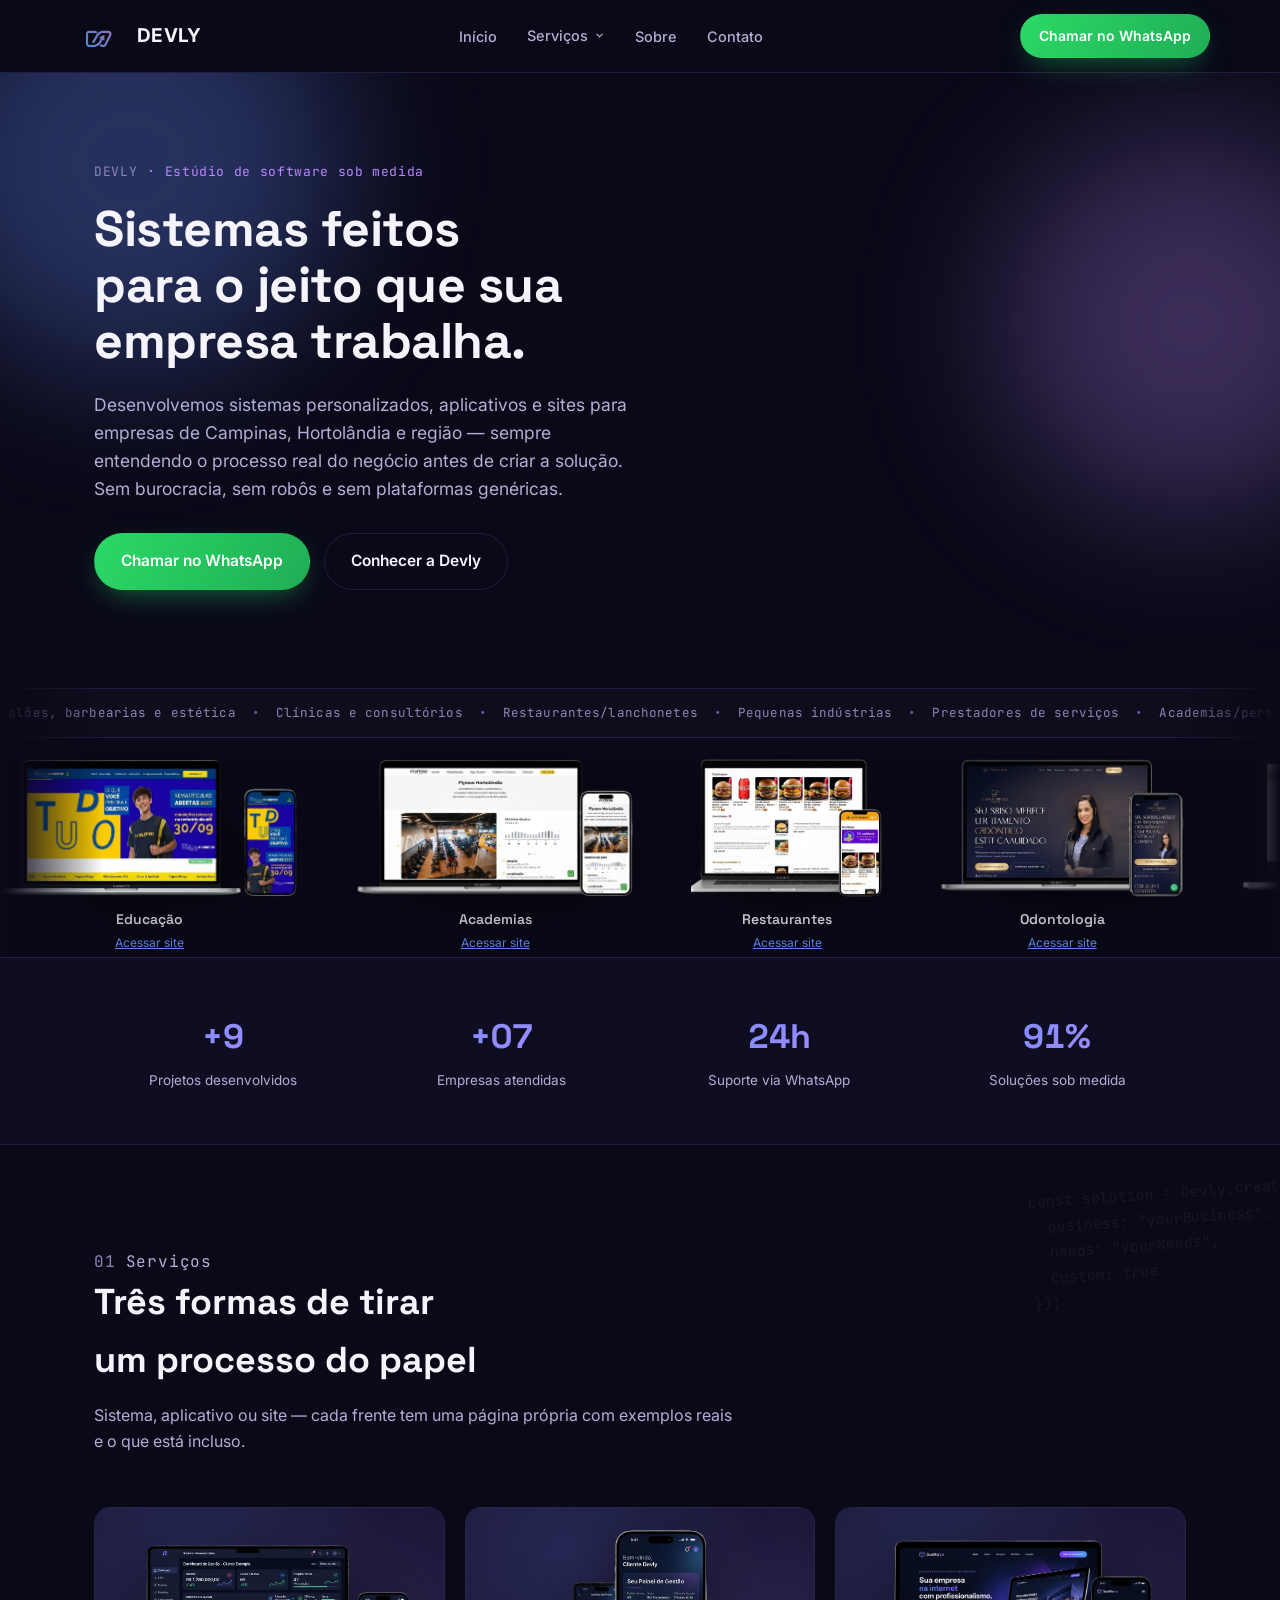
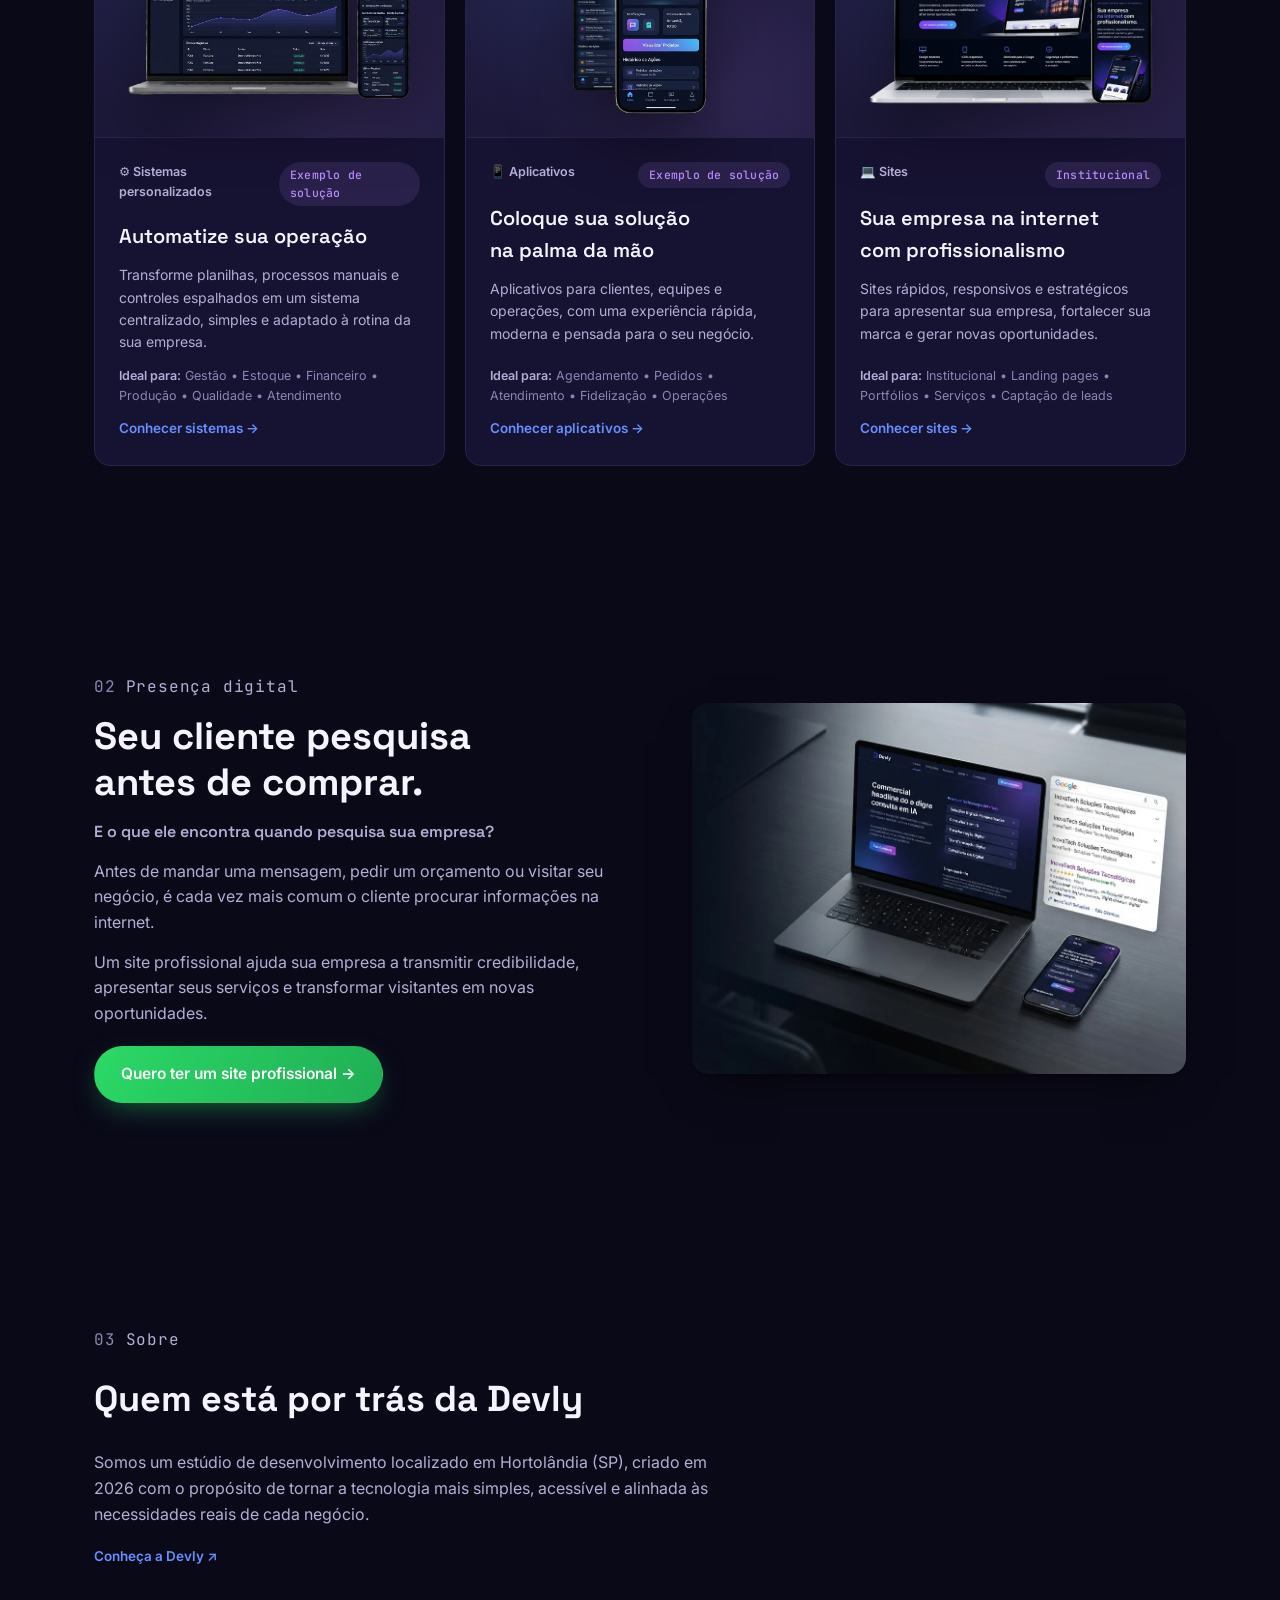
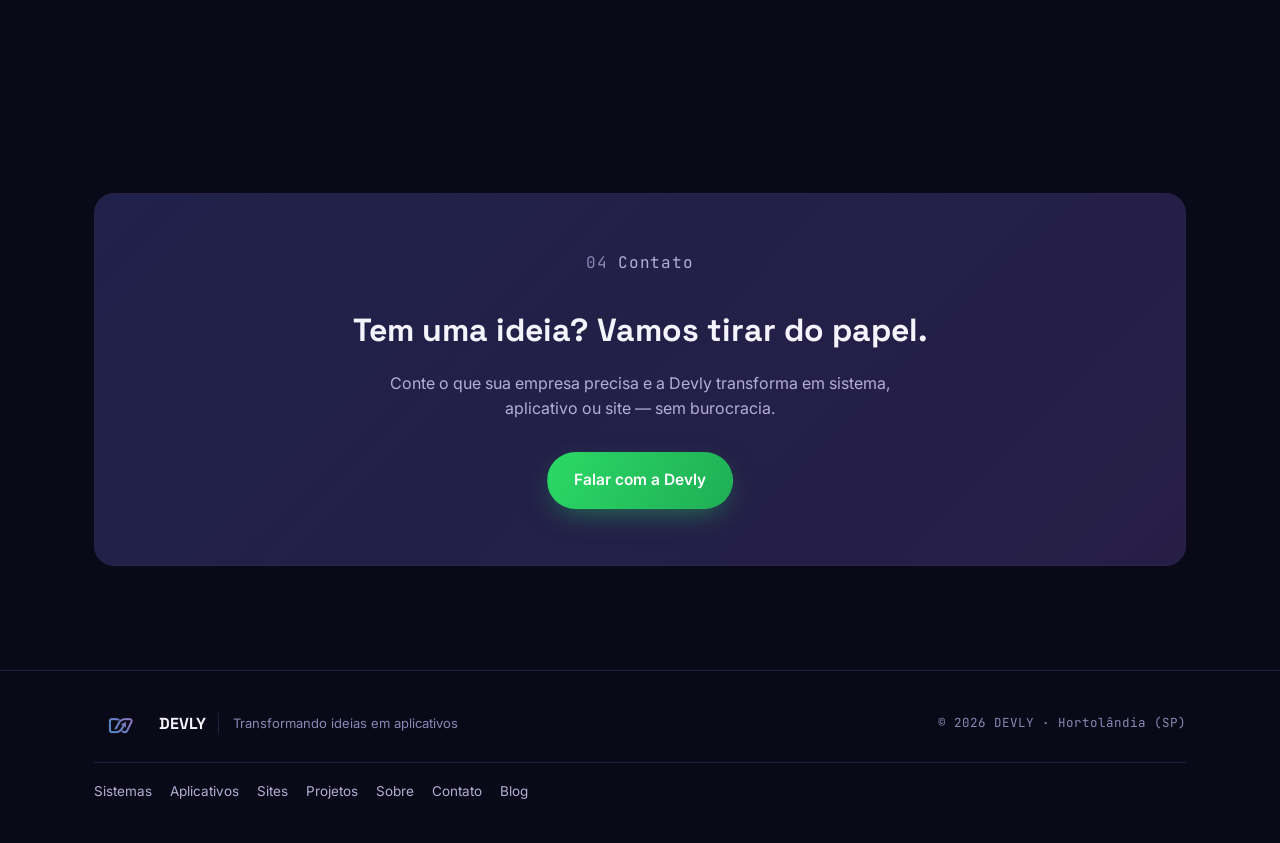
<file: index.html>
<!doctype html>
<html lang="pt-BR">
<head>
<meta charset="utf-8">
<meta name="viewport" content="width=device-width,initial-scale=1">
<title>Devly | Sistemas, Aplicativos e Sites sob Medida</title>
<meta name="description" content="Sistemas, aplicativos e sites personalizados para empresas de Campinas, Hortolândia e região. A Devly entende seu processo antes de criar a solução.">
<link rel="canonical" href="https://devly.com.br/">
<meta property="og:type" content="website">
<meta property="og:site_name" content="DEVLY">
<meta property="og:title" content="Devly | Sistemas, Aplicativos e Sites sob Medida">
<meta property="og:description" content="Sistemas, aplicativos e sites personalizados para empresas de Campinas, Hortolândia e região. A Devly entende seu processo antes de criar a solução.">
<meta property="og:url" content="https://devly.com.br/">
<meta property="og:locale" content="pt_BR">
<meta name="theme-color" content="#0A0918">
<link rel="icon" href="/icon.webp" type="image/webp">
<link rel="preconnect" href="https://fonts.googleapis.com">
<link rel="preconnect" href="https://fonts.gstatic.com" crossorigin>
<link href="https://fonts.googleapis.com/css2?family=Space+Grotesk:wght@500;600;700&family=Inter:wght@400;500;600;700&family=JetBrains+Mono:wght@400;500;600&display=swap" rel="stylesheet">
<link rel="stylesheet" href="/style.css">
<script type="application/ld+json">{"@context": "https://schema.org", "@type": "ProfessionalService", "name": "Devly", "url": "https://devly.com.br/", "logo": "https://devly.com.br/icon.webp", "image": "https://devly.com.br/icon.webp", "description": "Estúdio de desenvolvimento de sistemas, aplicativos e sites sob medida para pequenas e médias empresas.", "areaServed": [{"@type": "City", "name": "Campinas"}, {"@type": "City", "name": "Hortolândia"}, {"@type": "City", "name": "Monte Mor"}], "address": {"@type": "PostalAddress", "addressLocality": "Hortolândia", "addressRegion": "SP", "addressCountry": "BR"}, "sameAs": []}</script>
</head>
<body>
<header class="nav">
  <div class="wrap nav-row">
    <a class="brand-lockup" href="/">
      <img src="/icon.webp" width="26" height="26" alt="Símbolo DEVLY" />
      <span>DEVLY</span>
    </a>
    <nav class="links" id="navLinks">
      <a href="/" aria-current="page">Início</a>
      <div class="nav-dropdown">
        <button type="button" class="nav-dropdown-btn" aria-haspopup="true" aria-expanded="false">
          Serviços
          <svg viewBox="0 0 24 24" fill="none" stroke="currentColor" stroke-width="2.4" stroke-linecap="round" stroke-linejoin="round" aria-hidden="true"><path d="M6 9l6 6 6-6"/></svg>
        </button>
        <div class="nav-dropdown-menu">
          <a href="/desenvolvimento-de-sistemas.html">Sistemas</a>
          <a href="/desenvolvimento-de-aplicativos.html">Aplicativos</a>
          <a href="/desenvolvimento-de-sites.html">Sites</a>
          <a href="/projetos.html">Projetos</a>
        </div>
      </div>
      <a href="/sobre.html">Sobre</a>
      <a href="/contato.html">Contato</a>
    </nav>
    <div class="nav-actions">
      <a class="btn btn-primary" style="padding:10px 18px; font-size:14px;" href="https://wa.me/5519981862800?text=Ol%C3%A1%2C%20vim%20pelo%20site%20da%20DEVLY" target="_blank" rel="noopener">Chamar no WhatsApp</a>
      <button class="menu-btn" id="menuBtn" aria-label="Abrir menu" aria-expanded="false" aria-controls="navLinks">
        <svg width="22" height="22" viewBox="0 0 24 24" fill="none" stroke="currentColor" stroke-width="2" stroke-linecap="round"><path d="M4 6h16M4 12h16M4 18h16"/></svg>
      </button>
    </div>
  </div>
</header>

<section class="hero">
  <div class="glow glow-a" aria-hidden="true"></div>
  <div class="glow glow-b" aria-hidden="true"></div>
  <div class="wrap hero-inner">
    <div>
      <p class="eyebrow reveal"><span class="num">DEVLY</span> · Estúdio de software sob medida</p>
      <h1 class="reveal">Sistemas feitos para o jeito que sua empresa trabalha.</h1>
      <p class="lead reveal">Desenvolvemos sistemas personalizados, aplicativos e sites para empresas de Campinas, Hortolândia e região — sempre entendendo o processo real do negócio antes de criar a solução. Sem burocracia, sem robôs e sem plataformas genéricas.</p>
      <div class="hero-ctas reveal">
        <a class="btn btn-primary" href="https://wa.me/5519981862800?text=Ol%C3%A1%2C%20vim%20pelo%20site%20da%20DEVLY" target="_blank" rel="noopener">Chamar no WhatsApp</a>
        <a class="btn btn-ghost" href="/sobre.html">Conhecer a Devly</a>
      </div>
    </div>
    <div class="device-mockup reveal">
      <div class="hero-slideshow" aria-label="Notebook e celular exibindo sites desenvolvidos pela Devly para diferentes segmentos">
        <img src="/modelo-colegio.webp" alt="" style="animation-delay:0s" />
        <img src="/modelo-academia.webp" alt="" style="animation-delay:-5s" />
        <img src="/modelo-lanchonete.webp" alt="" style="animation-delay:-10s" />
        <img src="/modelo-dentista.webp" alt="" style="animation-delay:-15s" />
        <img src="/modelo-beleza.webp" alt="" style="animation-delay:-20s" />
        <img src="/modelo-saude.webp" alt="" style="animation-delay:-25s" />
      </div>
    </div>
  </div>
</section>
<div class="niches-marquee" aria-label="Segmentos atendidos pela Devly">
  <div class="niches-track" aria-hidden="true">
    <span>Salões, barbearias e estética</span><span class="dot">•</span>
    <span>Clínicas e consultórios</span><span class="dot">•</span>
    <span>Restaurantes/lanchonetes</span><span class="dot">•</span>
    <span>Pequenas indústrias</span><span class="dot">•</span>
    <span>Prestadores de serviços</span><span class="dot">•</span>
    <span>Academias/personal trainers</span><span class="dot">•</span>
    <span>Transportadoras/frotistas</span><span class="dot">•</span>
    <span>Comércio local</span><span class="dot">•</span>
    <span>Imobiliárias/corretores</span><span class="dot">•</span>
    <span>Escolas/cursos</span><span class="dot">•</span>
    <span>Eventos/festas</span><span class="dot">•</span>
    <span>Profissionais autônomos</span><span class="dot">•</span>
    <span>Salões, barbearias e estética</span><span class="dot">•</span>
    <span>Clínicas e consultórios</span><span class="dot">•</span>
    <span>Restaurantes/lanchonetes</span><span class="dot">•</span>
    <span>Pequenas indústrias</span><span class="dot">•</span>
    <span>Prestadores de serviços</span><span class="dot">•</span>
    <span>Academias/personal trainers</span><span class="dot">•</span>
    <span>Transportadoras/frotistas</span><span class="dot">•</span>
    <span>Comércio local</span><span class="dot">•</span>
    <span>Imobiliárias/corretores</span><span class="dot">•</span>
    <span>Escolas/cursos</span><span class="dot">•</span>
    <span>Eventos/festas</span><span class="dot">•</span>
    <span>Profissionais autônomos</span><span class="dot">•</span>
  </div>
</div>
<section id="modelos-segmento" style="padding-top:8px; padding-bottom:0;">
  <div class="mockups-marquee" aria-label="Modelos de sites por segmento">
    <div class="mockups-track">
      <a class="mockup-item" href="https://objetivohortolandia.com.br/" target="_blank" rel="noopener">
        <img src="/modelo-colegio.webp" loading="lazy" alt="Modelo de site para colégio" />
        <span class="mockup-cap"><b>Educação</b><small>Acessar site</small></span>
      </a>
      <a class="mockup-item" href="https://www.flynowacademia.com.br/unidade-hortolandia/?gad_source=1&gad_campaignid=21641230291&gbraid=0AAAAAqq-jClFGWknZvOn9FikvK84_BbcL&gclid=Cj0KCQjw8JPVBhD-ARIsAO691sE6hKq6vTyR2ACSSQhS0C6FDhtoHByZTk1HCapgmlMs6Lqr_vEZwp0aAsGsEALw_wcB" target="_blank" rel="noopener">
        <img src="/modelo-academia.webp" loading="lazy" alt="Modelo de site para academia" />
        <span class="mockup-cap"><b>Academias</b><small>Acessar site</small></span>
      </a>
      <a class="mockup-item" href="https://pedido.anota.ai/loja/GrelhaBurger?from=site&referer=https://www.google.com/" target="_blank" rel="noopener">
        <img src="/modelo-lanchonete.webp" loading="lazy" alt="Modelo de site para lanchonete" />
        <span class="mockup-cap"><b>Restaurantes</b><small>Acessar site</small></span>
      </a>
      <a class="mockup-item" href="#">
        <img src="/modelo-dentista.webp" loading="lazy" alt="Modelo de site para dentista" />
        <span class="mockup-cap"><b>Odontologia</b><small>Acessar site</small></span>
      </a>
      <a class="mockup-item" href="https://felpsworks.github.io/priscila-site/" target="_blank" rel="noopener">
        <img src="/modelo-beleza.webp" loading="lazy" alt="Modelo de site para profissionais da beleza" />
        <span class="mockup-cap"><b>Beleza e estética</b><small>Acessar site</small></span>
      </a>
      <a class="mockup-item" href="#">
        <img src="/modelo-saude.webp" loading="lazy" alt="Modelo de site para área da saúde" />
        <span class="mockup-cap"><b>Saúde</b><small>Acessar site</small></span>
      </a>
      <div class="mockups-dup" aria-hidden="true">
        <a class="mockup-item" href="https://objetivohortolandia.com.br/" target="_blank" rel="noopener" tabindex="-1">
          <img src="/modelo-colegio.webp" loading="lazy" alt="" />
          <span class="mockup-cap"><b>Educação</b><small>Acessar site</small></span>
        </a>
        <a class="mockup-item" href="https://www.flynowacademia.com.br/unidade-hortolandia/?gad_source=1&gad_campaignid=21641230291&gbraid=0AAAAAqq-jClFGWknZvOn9FikvK84_BbcL&gclid=Cj0KCQjw8JPVBhD-ARIsAO691sE6hKq6vTyR2ACSSQhS0C6FDhtoHByZTk1HCapgmlMs6Lqr_vEZwp0aAsGsEALw_wcB" target="_blank" rel="noopener" tabindex="-1">
          <img src="/modelo-academia.webp" loading="lazy" alt="" />
          <span class="mockup-cap"><b>Academias</b><small>Acessar site</small></span>
        </a>
        <a class="mockup-item" href="https://pedido.anota.ai/loja/GrelhaBurger?from=site&referer=https://www.google.com/" target="_blank" rel="noopener" tabindex="-1">
          <img src="/modelo-lanchonete.webp" loading="lazy" alt="" />
          <span class="mockup-cap"><b>Restaurantes</b><small>Acessar site</small></span>
        </a>
        <a class="mockup-item" href="#" tabindex="-1">
          <img src="/modelo-dentista.webp" loading="lazy" alt="" />
          <span class="mockup-cap"><b>Odontologia</b><small>Acessar site</small></span>
        </a>
        <a class="mockup-item" href="https://felpsworks.github.io/priscila-site/" target="_blank" rel="noopener" tabindex="-1">
          <img src="/modelo-beleza.webp" loading="lazy" alt="" />
          <span class="mockup-cap"><b>Beleza e estética</b><small>Acessar site</small></span>
        </a>
        <a class="mockup-item" href="#" tabindex="-1">
          <img src="/modelo-saude.webp" loading="lazy" alt="" />
          <span class="mockup-cap"><b>Saúde</b><small>Acessar site</small></span>
        </a>
      </div>
    </div>
  </div>
</section>

<section class="stats-band" aria-label="Credibilidade">
  <div class="wrap stats-grid">
    <div class="stat"><span class="stat-num" data-count-to="10" data-prefix="+">+10</span><span class="stat-label">Projetos desenvolvidos</span></div>
    <div class="stat"><span class="stat-num" data-count-to="8" data-prefix="+" data-pad="2">+08</span><span class="stat-label">Empresas atendidas</span></div>
    <div class="stat"><span class="stat-num">24h</span><span class="stat-label">Suporte via WhatsApp</span></div>
    <div class="stat"><span class="stat-num" data-count-to="100" data-suffix="%">100%</span><span class="stat-label">Soluções sob medida</span></div>
  </div>
</section>
<section id="servicos">
  <pre class="code-texture" aria-hidden="true">const solution = Devly.create({
  business: "yourBusiness",
  needs: "yourNeeds",
  custom: true
});</pre>
  <div class="wrap">
    <div class="sec-head">
      <p class="eyebrow"><span class="num">01</span> Serviços</p>
      <h2>Três formas de tirar um processo do papel</h2>
      <p>Sistema, aplicativo ou site — cada frente tem uma página própria com exemplos reais e o que está incluso.</p>
    </div>
    <div class="sol-grid">
      <article class="sol-card spotlight">
        <div class="sol-visual"><img class="device-thumb" src="/svc-sistema-mockup.webp" width="1011" height="561" alt="Notebook e celular exibindo um dashboard de sistema personalizado" /></div>
        <div class="sol-body">
          <div class="sol-top"><span class="sol-kicker">⚙️ Sistemas personalizados</span><span class="pill pill-purple">Exemplo de solução</span></div>
          <h3>Automatize sua operação</h3>
          <p class="desc">Transforme planilhas, processos manuais e controles espalhados em um sistema centralizado, simples e adaptado à rotina da sua empresa.</p>
          <p class="sol-ideal"><b>Ideal para:</b> Gestão • Estoque • Financeiro • Produção • Qualidade • Atendimento</p>
          <a class="sol-link" href="/desenvolvimento-de-sistemas.html">Conhecer sistemas →</a>
        </div>
      </article>
      <article class="sol-card spotlight">
        <div class="sol-visual"><img class="device-thumb" src="/svc-app-mockup.webp" width="498" height="668" alt="Celulares exibindo a tela de um aplicativo de gestão" /></div>
        <div class="sol-body">
          <div class="sol-top"><span class="sol-kicker">📱 Aplicativos</span><span class="pill pill-purple">Exemplo de solução</span></div>
          <h3>Coloque sua solução na palma da mão</h3>
          <p class="desc">Aplicativos para clientes, equipes e operações, com uma experiência rápida, moderna e pensada para o seu negócio.</p>
          <p class="sol-ideal"><b>Ideal para:</b> Agendamento • Pedidos • Atendimento • Fidelização • Operações</p>
          <a class="sol-link" href="/desenvolvimento-de-aplicativos.html">Conhecer aplicativos →</a>
        </div>
      </article>
      <article class="sol-card spotlight">
        <div class="sol-visual"><img class="device-thumb" src="/svc-sites-mockup.webp" width="1432" height="829" alt="Notebook e celular exibindo um site institucional moderno" /></div>
        <div class="sol-body">
          <div class="sol-top"><span class="sol-kicker">💻 Sites</span><span class="pill pill-purple">Institucional</span></div>
          <h3>Sua empresa na internet com profissionalismo</h3>
          <p class="desc">Sites rápidos, responsivos e estratégicos para apresentar sua empresa, fortalecer sua marca e gerar novas oportunidades.</p>
          <p class="sol-ideal"><b>Ideal para:</b> Institucional • Landing pages • Portfólios • Serviços • Captação de leads</p>
          <a class="sol-link" href="/desenvolvimento-de-sites.html">Conhecer sites →</a>
        </div>
      </article>
    </div>
  </div>
</section>
<section id="pesquisa-cliente">
  <div class="wrap">
    <div class="research-grid">
      <div class="research-text">
        <p class="eyebrow"><span class="num">02</span> Presença digital</p>
        <h2>Seu cliente pesquisa antes de comprar.</h2>
        <p class="research-question">E o que ele encontra quando pesquisa sua empresa?</p>
        <p>Antes de mandar uma mensagem, pedir um orçamento ou visitar seu negócio, é cada vez mais comum o cliente procurar informações na internet.</p>
        <p>Um site profissional ajuda sua empresa a transmitir credibilidade, apresentar seus serviços e transformar visitantes em novas oportunidades.</p>
        <a class="btn btn-primary" href="/desenvolvimento-de-sites.html">Quero ter um site profissional →</a>
      </div>
      <div class="research-visual">
        <img src="/pesquisa-google-mockup.webp" width="1023" height="768" loading="lazy" alt="Notebook e celular exibindo o site de uma empresa ao lado de resultados de busca no Google" />
      </div>
    </div>
  </div>
</section>
<section id="sobre-teaser">
  <div class="wrap">
    <div class="sobre-text">
      <p class="eyebrow"><span class="num">03</span> Sobre</p>
      <h2 style="font-size:clamp(26px,3.2vw,36px); margin-bottom:22px;">Quem está por trás da Devly</h2>
      <p>Somos um estúdio de desenvolvimento localizado em Hortolândia (SP), criado em 2026 com o propósito de tornar a tecnologia mais simples, acessível e alinhada às necessidades reais de cada negócio.</p>
      <p><a class="sol-link" href="/sobre.html">Conheça a Devly ↗</a></p>
    </div>
  </div>
</section>

<section id="contato">
  <div class="wrap">
    <div class="contact-box">
      <p class="eyebrow" style="justify-content:center;"><span class="num">04</span> Contato</p>
      <h2>Tem uma ideia? Vamos tirar do papel.</h2>
      <p>Conte o que sua empresa precisa e a Devly transforma em sistema, aplicativo ou site — sem burocracia.</p>
      <div class="contact-ctas">
        <a class="btn btn-primary" href="/contato.html">Falar com a Devly</a>
        
      </div>
    </div>
  </div>
</section>

<footer>
  <div class="wrap foot-row">
    <div class="foot-brand">
      <img src="/icon.webp" width="24" height="24" alt="Símbolo DEVLY" />
      <span class="foot-brand-name">DEVLY</span>
      <span class="foot-tag">Transformando ideias em aplicativos</span>
    </div>
    <nav class="foot-links" aria-label="Links do rodapé">
      <a href="/desenvolvimento-de-sistemas.html">Sistemas</a>
      <a href="/desenvolvimento-de-aplicativos.html">Aplicativos</a>
      <a href="/desenvolvimento-de-sites.html">Sites</a>
      <a href="/projetos.html">Projetos</a>
      <a href="/sobre.html">Sobre</a>
      <a href="/contato.html">Contato</a>
      <a href="/blog.html">Blog</a>
    </nav>
    <span class="foot-meta">© 2026 DEVLY · Hortolândia (SP)</span>
  </div>
</footer>
<script src="/main.js" defer></script>
</body>
</html>
</file>
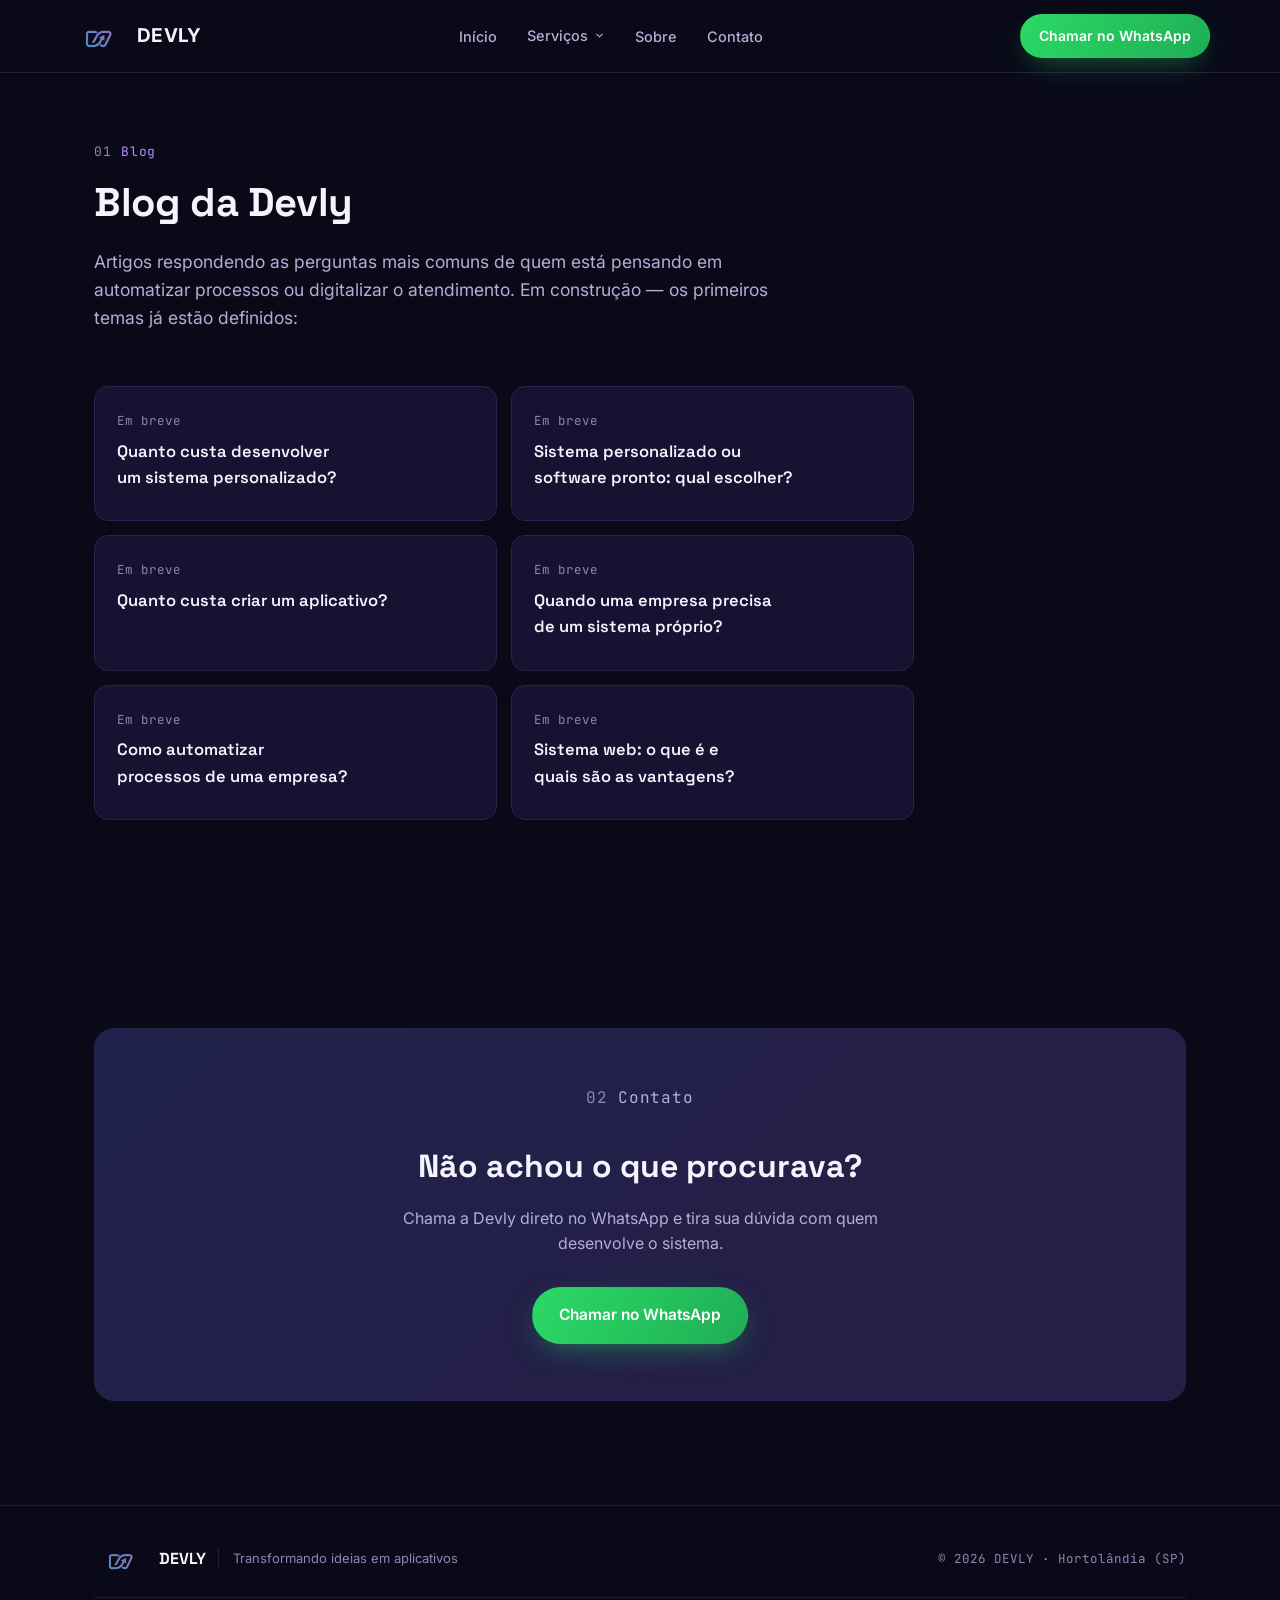
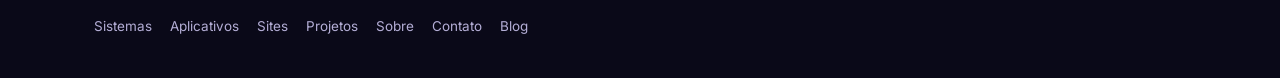
<file: blog.html>
<!doctype html>
<html lang="pt-BR">
<head>
<meta charset="utf-8">
<meta name="viewport" content="width=device-width,initial-scale=1">
<title>Blog | Devly</title>
<meta name="description" content="Artigos sobre desenvolvimento de sistemas, aplicativos e automação de processos para pequenas e médias empresas.">
<link rel="canonical" href="https://devly.com.br/blog.html">
<meta property="og:type" content="website">
<meta property="og:site_name" content="DEVLY">
<meta property="og:title" content="Blog | Devly">
<meta property="og:description" content="Artigos sobre desenvolvimento de sistemas, aplicativos e automação de processos para pequenas e médias empresas.">
<meta property="og:url" content="https://devly.com.br/blog.html">
<meta property="og:locale" content="pt_BR">
<meta name="theme-color" content="#0A0918">
<link rel="icon" href="/icon.webp" type="image/webp">
<link rel="preconnect" href="https://fonts.googleapis.com">
<link rel="preconnect" href="https://fonts.gstatic.com" crossorigin>
<link href="https://fonts.googleapis.com/css2?family=Space+Grotesk:wght@500;600;700&family=Inter:wght@400;500;600;700&family=JetBrains+Mono:wght@400;500;600&display=swap" rel="stylesheet">
<link rel="stylesheet" href="/style.css">
<script type="application/ld+json">{"@context": "https://schema.org", "@type": "Blog", "url": "https://devly.com.br/blog.html", "name": "Blog da Devly"}</script>
</head>
<body>
<header class="nav">
  <div class="wrap nav-row">
    <a class="brand-lockup" href="/">
      <img src="/icon.webp" width="26" height="26" alt="Símbolo DEVLY" />
      <span>DEVLY</span>
    </a>
    <nav class="links" id="navLinks">
      <a href="/">Início</a>
      <div class="nav-dropdown">
        <button type="button" class="nav-dropdown-btn" aria-haspopup="true" aria-expanded="false">
          Serviços
          <svg viewBox="0 0 24 24" fill="none" stroke="currentColor" stroke-width="2.4" stroke-linecap="round" stroke-linejoin="round" aria-hidden="true"><path d="M6 9l6 6 6-6"/></svg>
        </button>
        <div class="nav-dropdown-menu">
          <a href="/desenvolvimento-de-sistemas.html">Sistemas</a>
          <a href="/desenvolvimento-de-aplicativos.html">Aplicativos</a>
          <a href="/desenvolvimento-de-sites.html">Sites</a>
          <a href="/projetos.html">Projetos</a>
        </div>
      </div>
      <a href="/sobre.html">Sobre</a>
      <a href="/contato.html">Contato</a>
    </nav>
    <div class="nav-actions">
      <a class="btn btn-primary" style="padding:10px 18px; font-size:14px;" href="https://wa.me/5519981862800?text=Ol%C3%A1%2C%20vim%20pelo%20site%20da%20DEVLY" target="_blank" rel="noopener">Chamar no WhatsApp</a>
      <button class="menu-btn" id="menuBtn" aria-label="Abrir menu" aria-expanded="false" aria-controls="navLinks">
        <svg width="22" height="22" viewBox="0 0 24 24" fill="none" stroke="currentColor" stroke-width="2" stroke-linecap="round"><path d="M4 6h16M4 12h16M4 18h16"/></svg>
      </button>
    </div>
  </div>
</header>

<section class="hero" style="padding-top:56px; padding-bottom:24px;">
  <div class="wrap">
    <p class="eyebrow reveal"><span class="num">01</span> Blog</p>
    <h1 class="reveal" style="font-size:clamp(28px,3.6vw,40px);">Blog da Devly</h1>
    <p class="lead reveal" style="max-width:62ch;">Artigos respondendo as perguntas mais comuns de quem está pensando em automatizar processos ou digitalizar o atendimento. Em construção — os primeiros temas já estão definidos:</p>
  </div>
</section>
<section style="padding-top:0;">
  <div class="wrap">
    <ul class="blog-topics">
      <li class="svc-item blog-topic"><span class="mono" style="color:var(--text-faint); font-size:12.5px;">Em breve</span><h3 style="font-size:16.5px; margin-top:6px;">Quanto custa desenvolver um sistema personalizado?</h3></li>
      <li class="svc-item blog-topic"><span class="mono" style="color:var(--text-faint); font-size:12.5px;">Em breve</span><h3 style="font-size:16.5px; margin-top:6px;">Sistema personalizado ou software pronto: qual escolher?</h3></li>
      <li class="svc-item blog-topic"><span class="mono" style="color:var(--text-faint); font-size:12.5px;">Em breve</span><h3 style="font-size:16.5px; margin-top:6px;">Quanto custa criar um aplicativo?</h3></li>
      <li class="svc-item blog-topic"><span class="mono" style="color:var(--text-faint); font-size:12.5px;">Em breve</span><h3 style="font-size:16.5px; margin-top:6px;">Quando uma empresa precisa de um sistema próprio?</h3></li>
      <li class="svc-item blog-topic"><span class="mono" style="color:var(--text-faint); font-size:12.5px;">Em breve</span><h3 style="font-size:16.5px; margin-top:6px;">Como automatizar processos de uma empresa?</h3></li>
      <li class="svc-item blog-topic"><span class="mono" style="color:var(--text-faint); font-size:12.5px;">Em breve</span><h3 style="font-size:16.5px; margin-top:6px;">Sistema web: o que é e quais são as vantagens?</h3></li>
    </ul>
  </div>
</section>

<section id="contato">
  <div class="wrap">
    <div class="contact-box">
      <p class="eyebrow" style="justify-content:center;"><span class="num">02</span> Contato</p>
      <h2>Não achou o que procurava?</h2>
      <p>Chama a Devly direto no WhatsApp e tira sua dúvida com quem desenvolve o sistema.</p>
      <div class="contact-ctas">
        <a class="btn btn-primary" href="https://wa.me/5519981862800?text=Ol%C3%A1%2C%20vim%20pelo%20site%20da%20DEVLY" target="_blank" rel="noopener">Chamar no WhatsApp</a>
        
      </div>
    </div>
  </div>
</section>

<footer>
  <div class="wrap foot-row">
    <div class="foot-brand">
      <img src="/icon.webp" width="24" height="24" alt="Símbolo DEVLY" />
      <span class="foot-brand-name">DEVLY</span>
      <span class="foot-tag">Transformando ideias em aplicativos</span>
    </div>
    <nav class="foot-links" aria-label="Links do rodapé">
      <a href="/desenvolvimento-de-sistemas.html">Sistemas</a>
      <a href="/desenvolvimento-de-aplicativos.html">Aplicativos</a>
      <a href="/desenvolvimento-de-sites.html">Sites</a>
      <a href="/projetos.html">Projetos</a>
      <a href="/sobre.html">Sobre</a>
      <a href="/contato.html">Contato</a>
      <a href="/blog.html">Blog</a>
    </nav>
    <span class="foot-meta">© 2026 DEVLY · Hortolândia (SP)</span>
  </div>
</footer>
<script src="/main.js" defer></script>
</body>
</html>
</file>
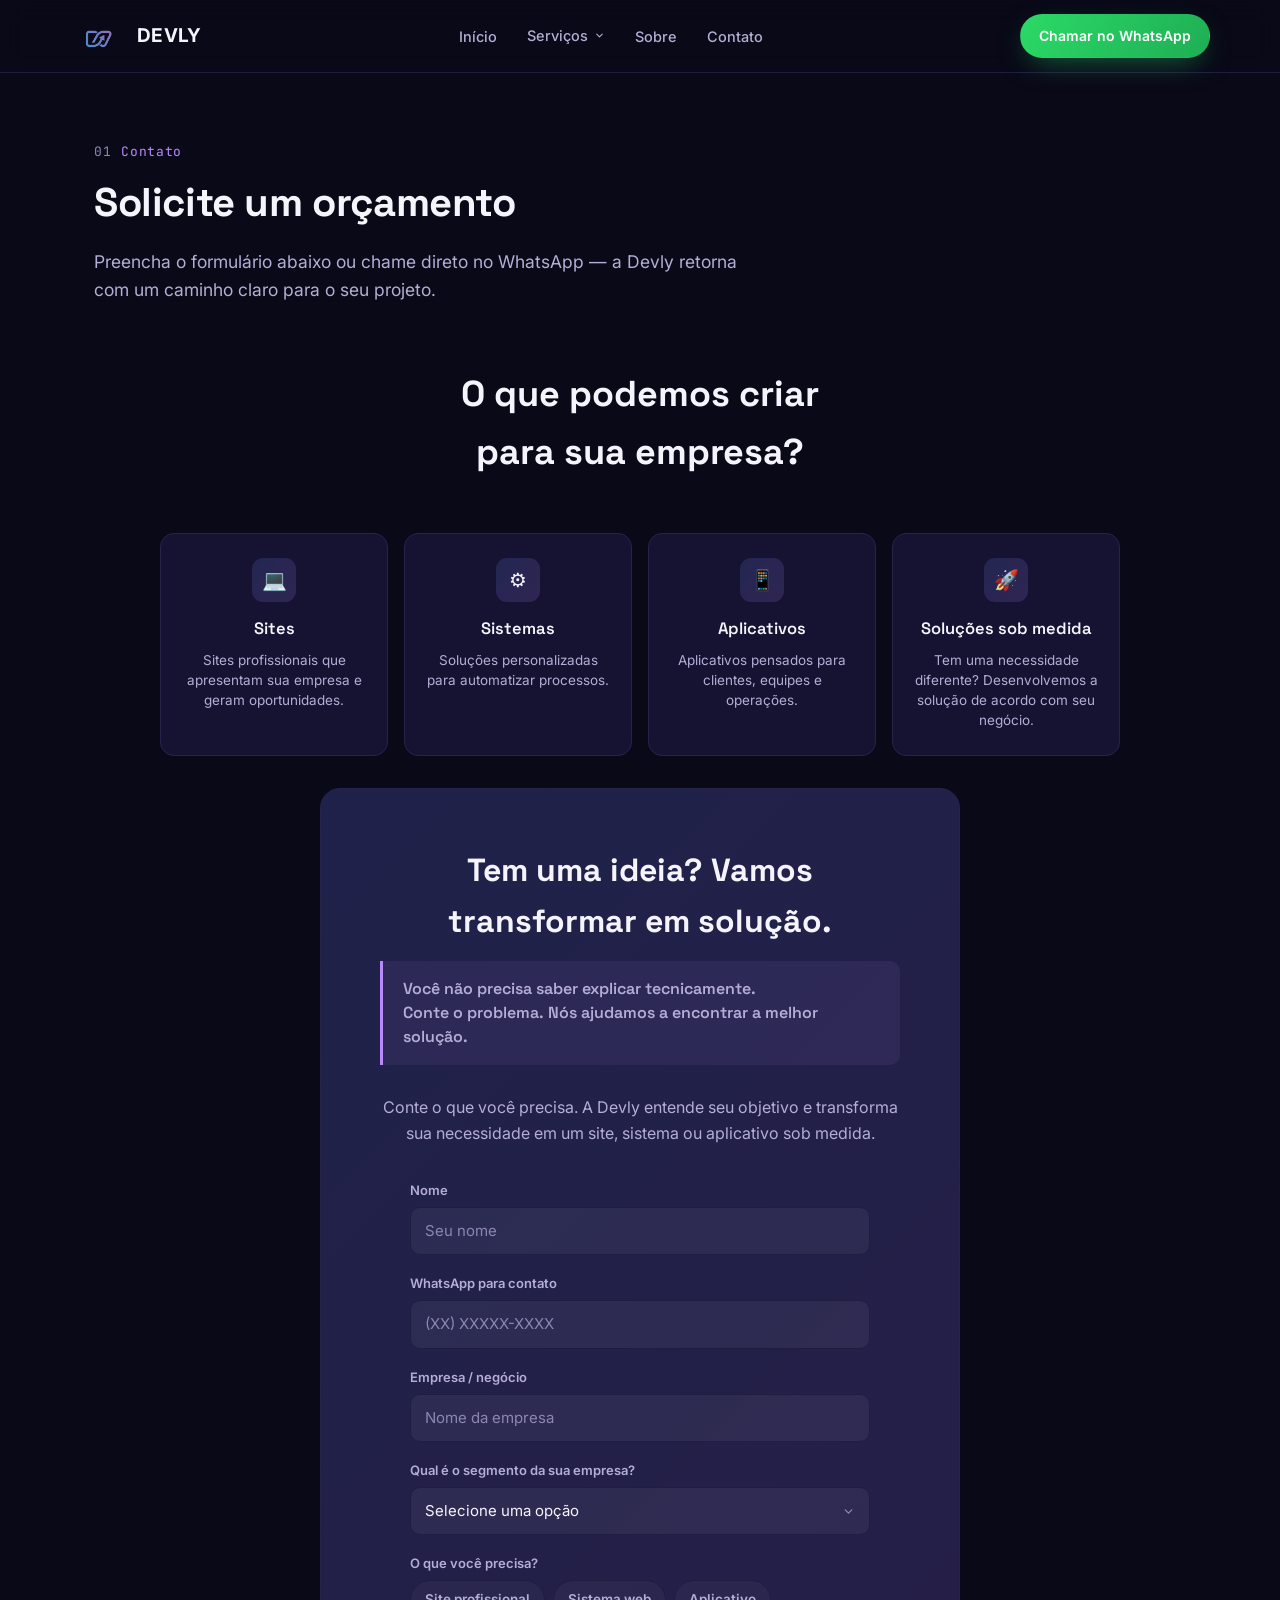
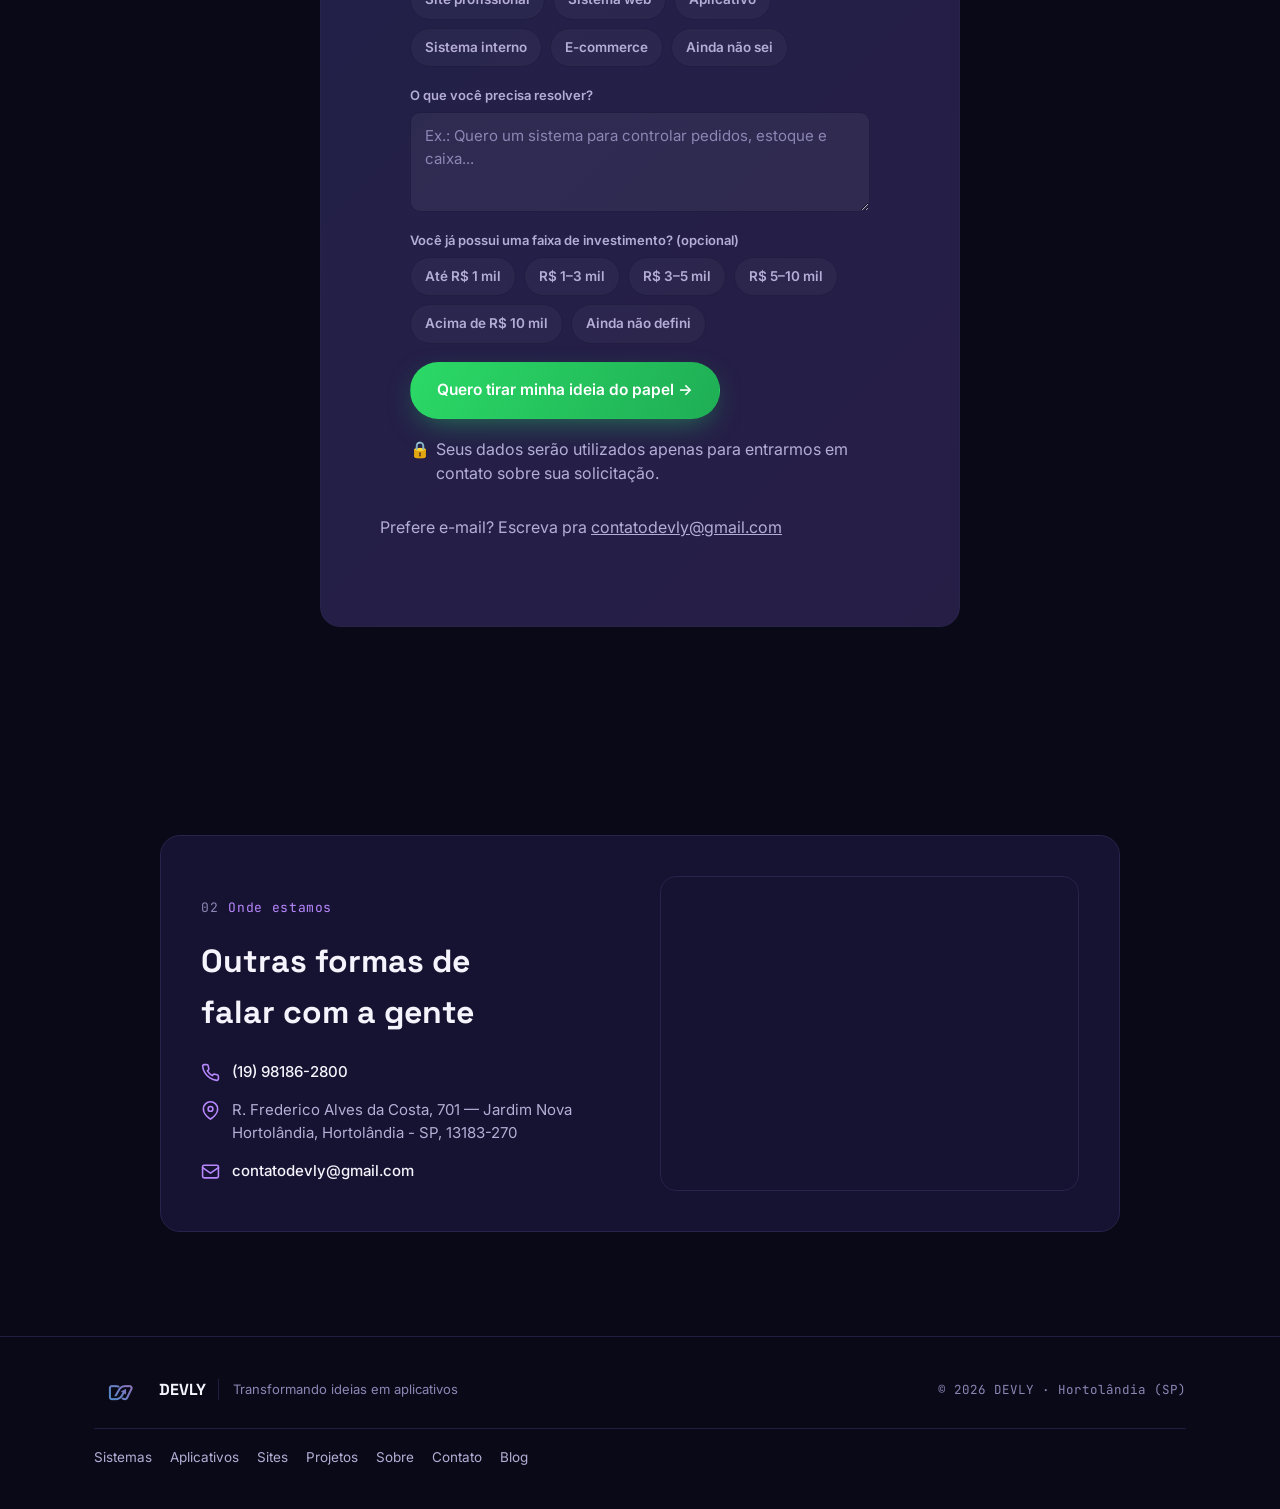
<file: contato.html>
<!doctype html>
<html lang="pt-BR">
<head>
<meta charset="utf-8">
<meta name="viewport" content="width=device-width,initial-scale=1">
<title>Contato | Solicite um Orçamento à Devly</title>
<meta name="description" content="Fale com a Devly pelo WhatsApp, e-mail ou formulário e solicite um orçamento para o seu sistema, aplicativo ou site.">
<link rel="canonical" href="https://devly.com.br/contato.html">
<meta property="og:type" content="website">
<meta property="og:site_name" content="DEVLY">
<meta property="og:title" content="Contato | Solicite um Orçamento à Devly">
<meta property="og:description" content="Fale com a Devly pelo WhatsApp, e-mail ou formulário e solicite um orçamento para o seu sistema, aplicativo ou site.">
<meta property="og:url" content="https://devly.com.br/contato.html">
<meta property="og:locale" content="pt_BR">
<meta name="theme-color" content="#0A0918">
<link rel="icon" href="/icon.webp" type="image/webp">
<link rel="preconnect" href="https://fonts.googleapis.com">
<link rel="preconnect" href="https://fonts.gstatic.com" crossorigin>
<link href="https://fonts.googleapis.com/css2?family=Space+Grotesk:wght@500;600;700&family=Inter:wght@400;500;600;700&family=JetBrains+Mono:wght@400;500;600&display=swap" rel="stylesheet">
<link rel="stylesheet" href="/style.css">
<script type="application/ld+json">{"@context": "https://schema.org", "@type": "ContactPage", "url": "https://devly.com.br/contato.html"}</script>
</head>
<body>
<header class="nav">
  <div class="wrap nav-row">
    <a class="brand-lockup" href="/">
      <img src="/icon.webp" width="26" height="26" alt="Símbolo DEVLY" />
      <span>DEVLY</span>
    </a>
    <nav class="links" id="navLinks">
      <a href="/">Início</a>
      <div class="nav-dropdown">
        <button type="button" class="nav-dropdown-btn" aria-haspopup="true" aria-expanded="false">
          Serviços
          <svg viewBox="0 0 24 24" fill="none" stroke="currentColor" stroke-width="2.4" stroke-linecap="round" stroke-linejoin="round" aria-hidden="true"><path d="M6 9l6 6 6-6"/></svg>
        </button>
        <div class="nav-dropdown-menu">
          <a href="/desenvolvimento-de-sistemas.html">Sistemas</a>
          <a href="/desenvolvimento-de-aplicativos.html">Aplicativos</a>
          <a href="/desenvolvimento-de-sites.html">Sites</a>
          <a href="/projetos.html">Projetos</a>
        </div>
      </div>
      <a href="/sobre.html">Sobre</a>
      <a href="/contato.html" aria-current="page">Contato</a>
    </nav>
    <div class="nav-actions">
      <a class="btn btn-primary" style="padding:10px 18px; font-size:14px;" href="https://wa.me/5519981862800?text=Ol%C3%A1%2C%20vim%20pelo%20site%20da%20DEVLY" target="_blank" rel="noopener">Chamar no WhatsApp</a>
      <button class="menu-btn" id="menuBtn" aria-label="Abrir menu" aria-expanded="false" aria-controls="navLinks">
        <svg width="22" height="22" viewBox="0 0 24 24" fill="none" stroke="currentColor" stroke-width="2" stroke-linecap="round"><path d="M4 6h16M4 12h16M4 18h16"/></svg>
      </button>
    </div>
  </div>
</header>

<section class="hero" style="padding-top:56px; padding-bottom:8px;">
  <div class="wrap">
    <p class="eyebrow reveal"><span class="num">01</span> Contato</p>
    <h1 class="reveal" style="font-size:clamp(28px,3.6vw,40px);">Solicite um orçamento</h1>
    <p class="lead reveal" style="max-width:62ch;">Preencha o formulário abaixo ou chame direto no WhatsApp — a Devly retorna com um caminho claro para o seu projeto.</p>
  </div>
</section>
<section style="padding-top:24px; padding-bottom:8px;">
  <div class="wrap">
    <div class="sec-head center">
      <h2>O que podemos criar para sua empresa?</h2>
    </div>
    <div class="create-grid">
      <div class="create-card">
        <span class="create-icon" aria-hidden="true">💻</span>
        <h3>Sites</h3>
        <p>Sites profissionais que apresentam sua empresa e geram oportunidades.</p>
      </div>
      <div class="create-card">
        <span class="create-icon" aria-hidden="true">⚙️</span>
        <h3>Sistemas</h3>
        <p>Soluções personalizadas para automatizar processos.</p>
      </div>
      <div class="create-card">
        <span class="create-icon" aria-hidden="true">📱</span>
        <h3>Aplicativos</h3>
        <p>Aplicativos pensados para clientes, equipes e operações.</p>
      </div>
      <div class="create-card">
        <span class="create-icon" aria-hidden="true">🚀</span>
        <h3>Soluções sob medida</h3>
        <p>Tem uma necessidade diferente? Desenvolvemos a solução de acordo com seu negócio.</p>
      </div>
    </div>
  </div>
</section>
<section style="padding-top:24px;">
  <div class="wrap">
    <div class="contact-box" style="max-width:640px; margin:0 auto;">
      <h2>Tem uma ideia? Vamos transformar em solução.</h2>
      <p class="tech-quote">Você não precisa saber explicar tecnicamente.<br>Conte o problema. Nós ajudamos a encontrar a melhor solução.</p>
      <p>Conte o que você precisa. A Devly entende seu objetivo e transforma sua necessidade em um site, sistema ou aplicativo sob medida.</p>
      <div class="lead-form">
        <div class="form-field">
          <label for="leadNome">Nome</label>
          <input type="text" id="leadNome" name="nome" placeholder="Seu nome" autocomplete="name">
        </div>
        <div class="form-field">
          <label for="leadWhats">WhatsApp para contato</label>
          <input type="tel" id="leadWhats" name="whatsapp" placeholder="(XX) XXXXX-XXXX" autocomplete="tel">
        </div>
        <div class="form-field">
          <label for="leadEmpresa">Empresa / negócio</label>
          <input type="text" id="leadEmpresa" name="empresa" placeholder="Nome da empresa" autocomplete="organization">
        </div>
        <div class="form-field">
          <label for="leadSegmento">Qual é o segmento da sua empresa?</label>
          <select id="leadSegmento" name="segmento">
            <option value="" selected>Selecione uma opção</option>
            <option>Salões, barbearias e estética</option>
            <option>Clínicas e consultórios</option>
            <option>Restaurantes/lanchonetes</option>
            <option>Pequenas indústrias</option>
            <option>Prestadores de serviços</option>
            <option>Academias/personal trainers</option>
            <option>Transportadoras/frotistas</option>
            <option>Comércio local</option>
            <option>Imobiliárias/corretores</option>
            <option>Escolas/cursos</option>
            <option>Eventos/festas</option>
            <option>Profissionais autônomos</option>
            <option>Outro</option>
          </select>
        </div>
        <div class="form-field">
          <label>O que você precisa?</label>
          <div class="radio-group" id="leadTipo">
            <label class="radio-chip"><input type="radio" name="tipo" value="Site profissional"><span>Site profissional</span></label>
            <label class="radio-chip"><input type="radio" name="tipo" value="Sistema web"><span>Sistema web</span></label>
            <label class="radio-chip"><input type="radio" name="tipo" value="Aplicativo"><span>Aplicativo</span></label>
            <label class="radio-chip"><input type="radio" name="tipo" value="Sistema interno"><span>Sistema interno</span></label>
            <label class="radio-chip"><input type="radio" name="tipo" value="E-commerce"><span>E-commerce</span></label>
            <label class="radio-chip"><input type="radio" name="tipo" value="Ainda não sei"><span>Ainda não sei</span></label>
          </div>
        </div>
        <div class="form-field">
          <label for="leadIdeia">O que você precisa resolver?</label>
          <textarea id="leadIdeia" name="ideia" placeholder="Ex.: Quero um sistema para controlar pedidos, estoque e caixa..."></textarea>
        </div>
        <div class="form-field">
          <label>Você já possui uma faixa de investimento? (opcional)</label>
          <div class="radio-group" id="leadFaixa">
            <label class="radio-chip"><input type="radio" name="faixa" value="Até R$ 1 mil"><span>Até R$ 1 mil</span></label>
            <label class="radio-chip"><input type="radio" name="faixa" value="R$ 1–3 mil"><span>R$ 1–3 mil</span></label>
            <label class="radio-chip"><input type="radio" name="faixa" value="R$ 3–5 mil"><span>R$ 3–5 mil</span></label>
            <label class="radio-chip"><input type="radio" name="faixa" value="R$ 5–10 mil"><span>R$ 5–10 mil</span></label>
            <label class="radio-chip"><input type="radio" name="faixa" value="Acima de R$ 10 mil"><span>Acima de R$ 10 mil</span></label>
            <label class="radio-chip"><input type="radio" name="faixa" value="Ainda não defini"><span>Ainda não defini</span></label>
          </div>
        </div>
        <a class="btn btn-primary lead-submit" id="leadSubmitBtn" href="https://wa.me/5519981862800?text=Ol%C3%A1%21%20Vim%20pelo%20site%20da%20DEVLY%20e%20quero%20conversar%20sobre%20um%20projeto." target="_blank" rel="noopener">Quero tirar minha ideia do papel →</a>
        <p class="privacy-note"><span aria-hidden="true">🔒</span> Seus dados serão utilizados apenas para entrarmos em contato sobre sua solicitação.</p>
      </div>
      <p class="email-alt">Prefere e-mail? Escreva pra <a id="leadEmailLink" href="mailto:contatodevly@gmail.com?subject=Contato%20pelo%20site%20da%20DEVLY">contatodevly@gmail.com</a></p>
    </div>
  </div>
</section>

<section>
  <div class="wrap">
    <div class="contact-map-card">
      <div class="contact-info">
        <p class="eyebrow"><span class="num">02</span> Onde estamos</p>
        <h2 style="font-size:clamp(24px,3vw,32px);">Outras formas de falar com a gente</h2>
        <ul class="contact-info-list">
          <li><span class="contact-icon" aria-hidden="true"><svg viewBox="0 0 24 24" fill="none" stroke="currentColor" stroke-width="2" stroke-linecap="round" stroke-linejoin="round"><path d="M22 16.92v3a2 2 0 0 1-2.18 2 19.79 19.79 0 0 1-8.63-3.07 19.5 19.5 0 0 1-6-6 19.79 19.79 0 0 1-3.07-8.67A2 2 0 0 1 4.11 2h3a2 2 0 0 1 2 1.72c.127.96.362 1.903.7 2.81a2 2 0 0 1-.45 2.11L8.09 9.91a16 16 0 0 0 6 6l1.27-1.27a2 2 0 0 1 2.11-.45c.907.338 1.85.573 2.81.7A2 2 0 0 1 22 16.92z"/></svg></span><a href="tel:+5519981862800">(19) 98186-2800</a></li>
          <li><span class="contact-icon" aria-hidden="true"><svg viewBox="0 0 24 24" fill="none" stroke="currentColor" stroke-width="2" stroke-linecap="round" stroke-linejoin="round"><path d="M21 10c0 7-9 13-9 13s-9-6-9-13a9 9 0 0 1 18 0z"/><circle cx="12" cy="10" r="3"/></svg></span><span>R. Frederico Alves da Costa, 701 — Jardim Nova Hortolândia, Hortolândia - SP, 13183-270</span></li>
          <li><span class="contact-icon" aria-hidden="true"><svg viewBox="0 0 24 24" fill="none" stroke="currentColor" stroke-width="2" stroke-linecap="round" stroke-linejoin="round"><rect x="2" y="4" width="20" height="16" rx="2"/><path d="m22 7-10 7L2 7"/></svg></span><a href="mailto:contatodevly@gmail.com">contatodevly@gmail.com</a></li>
        </ul>
      </div>
      <div class="contact-map">
        <iframe src="https://www.google.com/maps/embed?pb=!1m18!1m12!1m3!1d3676.3685261163064!2d-47.208150124900946!3d-22.86284097928607!2m3!1f0!2f0!3f0!3m2!1i1024!2i768!4f13.1!3m3!1m2!1s0x94c8b952b8fba5f7%3A0x9f7a35d67fc7288!2sR.%20Frederico%20Alves%20da%20Costa%2C%20701%20-%20Jardim%20Nova%20Hortolandia%2C%20Hortol%C3%A2ndia%20-%20SP%2C%2013183-270!5e0!3m2!1spt-BR!2sbr!4v1789087118506!5m2!1spt-BR!2sbr" width="600" height="450" style="border:0;" allowfullscreen="" loading="lazy" referrerpolicy="strict-origin-when-cross-origin" title="Localização da Devly no mapa"></iframe>
      </div>
    </div>
  </div>
</section>

<footer>
  <div class="wrap foot-row">
    <div class="foot-brand">
      <img src="/icon.webp" width="24" height="24" alt="Símbolo DEVLY" />
      <span class="foot-brand-name">DEVLY</span>
      <span class="foot-tag">Transformando ideias em aplicativos</span>
    </div>
    <nav class="foot-links" aria-label="Links do rodapé">
      <a href="/desenvolvimento-de-sistemas.html">Sistemas</a>
      <a href="/desenvolvimento-de-aplicativos.html">Aplicativos</a>
      <a href="/desenvolvimento-de-sites.html">Sites</a>
      <a href="/projetos.html">Projetos</a>
      <a href="/sobre.html">Sobre</a>
      <a href="/contato.html">Contato</a>
      <a href="/blog.html">Blog</a>
    </nav>
    <span class="foot-meta">© 2026 DEVLY · Hortolândia (SP)</span>
  </div>
</footer>
<script src="/main.js" defer></script>
</body>
</html>
</file>
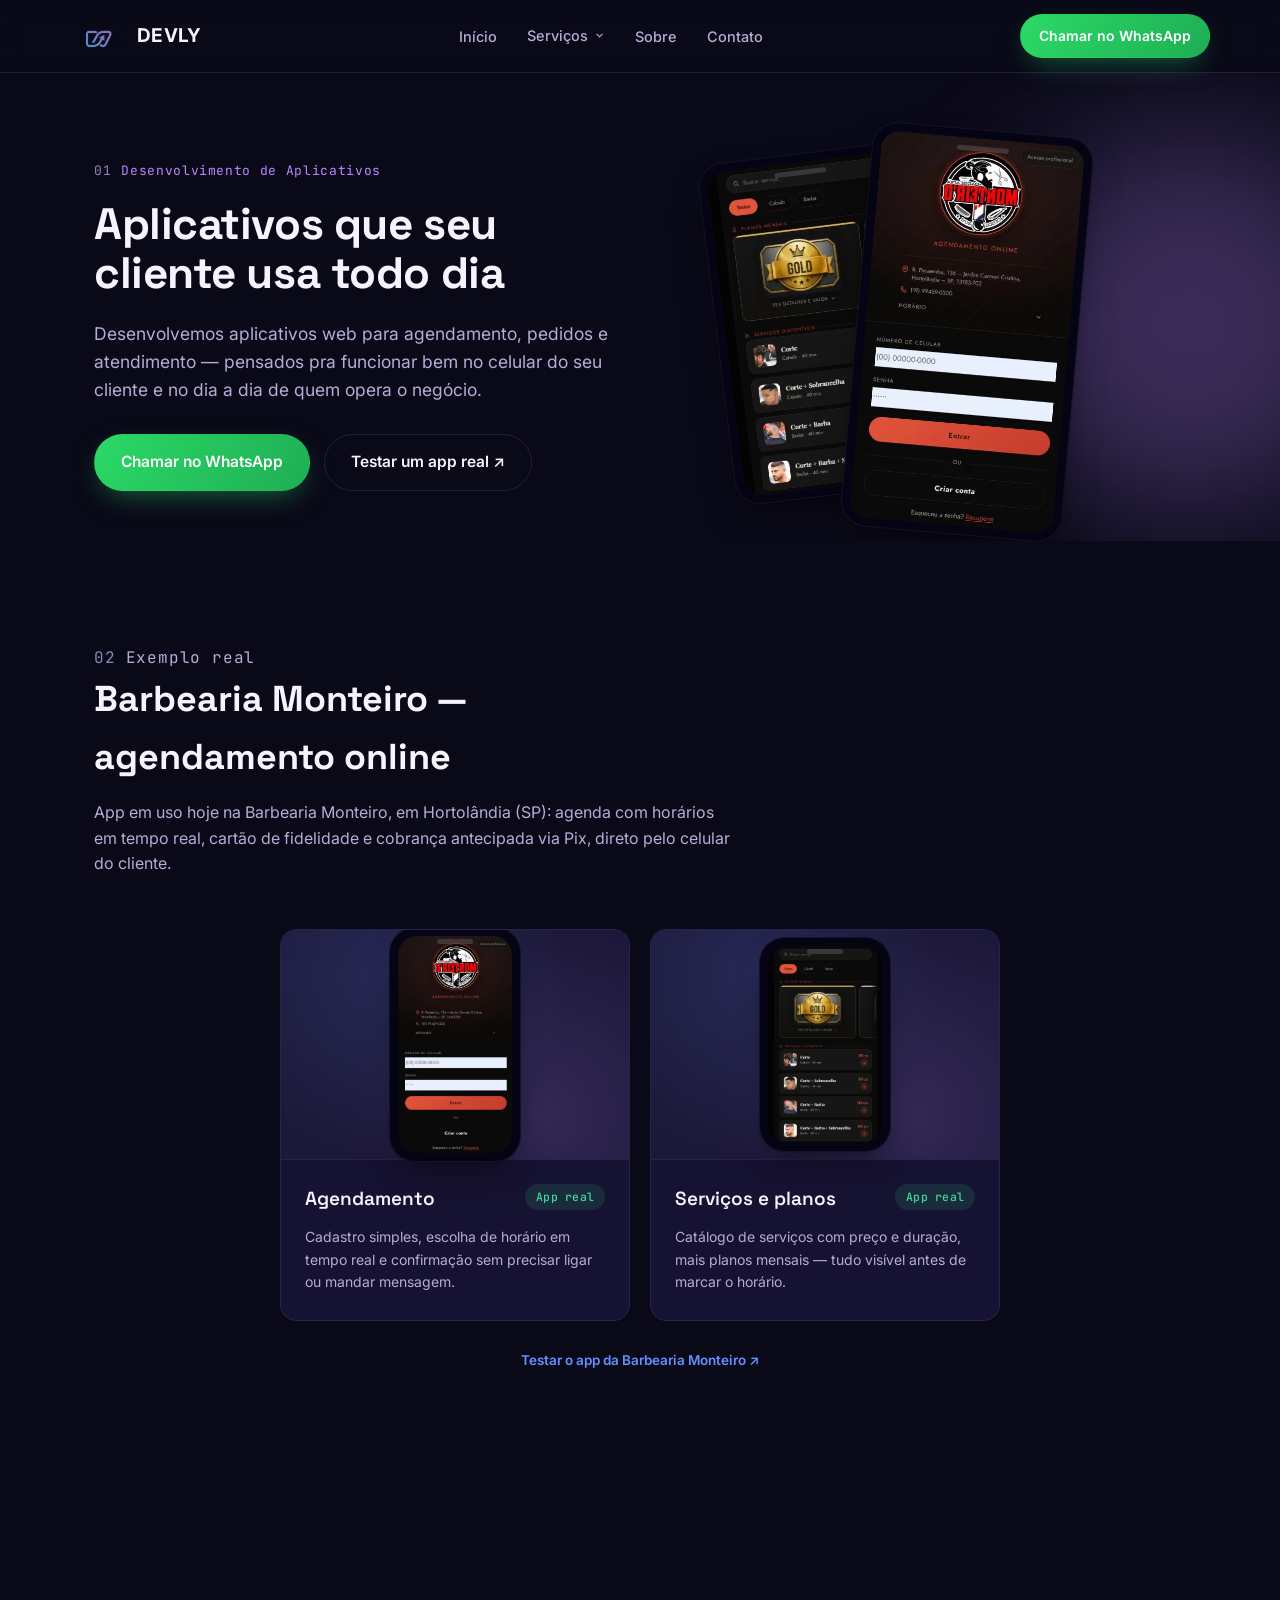
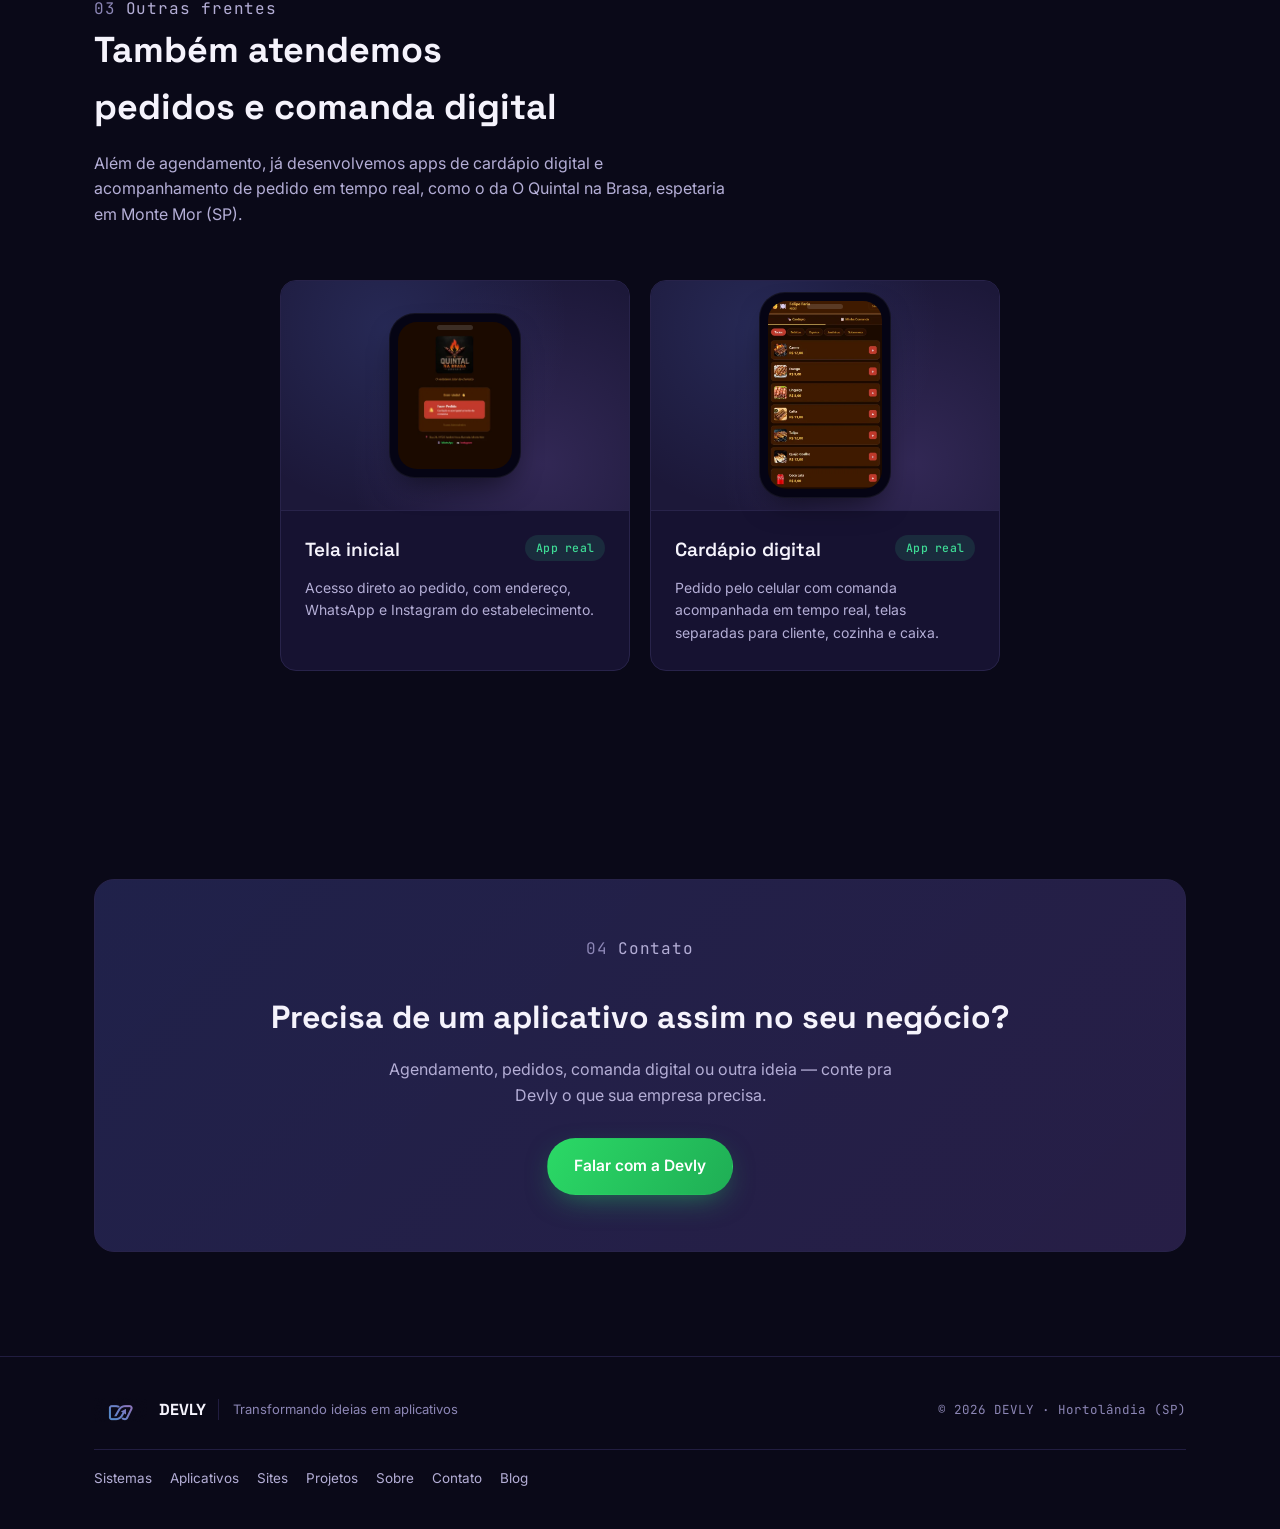
<file: desenvolvimento-de-aplicativos.html>
<!doctype html>
<html lang="pt-BR">
<head>
<meta charset="utf-8">
<meta name="viewport" content="width=device-width,initial-scale=1">
<title>Desenvolvimento de Aplicativos | Devly</title>
<meta name="description" content="Desenvolvemos aplicativos para agendamento, pedidos e atendimento, com casos reais em uso por empresas de Campinas e Hortolândia.">
<link rel="canonical" href="https://devly.com.br/desenvolvimento-de-aplicativos.html">
<meta property="og:type" content="website">
<meta property="og:site_name" content="DEVLY">
<meta property="og:title" content="Desenvolvimento de Aplicativos | Devly">
<meta property="og:description" content="Desenvolvemos aplicativos para agendamento, pedidos e atendimento, com casos reais em uso por empresas de Campinas e Hortolândia.">
<meta property="og:url" content="https://devly.com.br/desenvolvimento-de-aplicativos.html">
<meta property="og:locale" content="pt_BR">
<meta name="theme-color" content="#0A0918">
<link rel="icon" href="/icon.webp" type="image/webp">
<link rel="preconnect" href="https://fonts.googleapis.com">
<link rel="preconnect" href="https://fonts.gstatic.com" crossorigin>
<link href="https://fonts.googleapis.com/css2?family=Space+Grotesk:wght@500;600;700&family=Inter:wght@400;500;600;700&family=JetBrains+Mono:wght@400;500;600&display=swap" rel="stylesheet">
<link rel="stylesheet" href="/style.css">
<script type="application/ld+json">{"@context": "https://schema.org", "@type": "Service", "serviceType": "Desenvolvimento de aplicativos", "provider": {"@type": "ProfessionalService", "name": "Devly", "url": "https://devly.com.br/"}, "areaServed": ["Campinas", "Hortolândia", "Monte Mor"], "url": "https://devly.com.br/desenvolvimento-de-aplicativos.html", "description": "Desenvolvimento de aplicativos web para agendamento, pedidos e atendimento, com exemplos reais em uso por empresas de Campinas e região."}</script>
</head>
<body>
<header class="nav">
  <div class="wrap nav-row">
    <a class="brand-lockup" href="/">
      <img src="/icon.webp" width="26" height="26" alt="Símbolo DEVLY" />
      <span>DEVLY</span>
    </a>
    <nav class="links" id="navLinks">
      <a href="/">Início</a>
      <div class="nav-dropdown">
        <button type="button" class="nav-dropdown-btn" aria-haspopup="true" aria-expanded="false">
          Serviços
          <svg viewBox="0 0 24 24" fill="none" stroke="currentColor" stroke-width="2.4" stroke-linecap="round" stroke-linejoin="round" aria-hidden="true"><path d="M6 9l6 6 6-6"/></svg>
        </button>
        <div class="nav-dropdown-menu">
          <a href="/desenvolvimento-de-sistemas.html">Sistemas</a>
          <a href="/desenvolvimento-de-aplicativos.html" aria-current="page">Aplicativos</a>
          <a href="/desenvolvimento-de-sites.html">Sites</a>
          <a href="/projetos.html">Projetos</a>
        </div>
      </div>
      <a href="/sobre.html">Sobre</a>
      <a href="/contato.html">Contato</a>
    </nav>
    <div class="nav-actions">
      <a class="btn btn-primary" style="padding:10px 18px; font-size:14px;" href="https://wa.me/5519981862800?text=Ol%C3%A1%2C%20vim%20pelo%20site%20da%20DEVLY" target="_blank" rel="noopener">Chamar no WhatsApp</a>
      <button class="menu-btn" id="menuBtn" aria-label="Abrir menu" aria-expanded="false" aria-controls="navLinks">
        <svg width="22" height="22" viewBox="0 0 24 24" fill="none" stroke="currentColor" stroke-width="2" stroke-linecap="round"><path d="M4 6h16M4 12h16M4 18h16"/></svg>
      </button>
    </div>
  </div>
</header>

<section class="hero" style="padding-top:56px; padding-bottom:32px;">
  <div class="glow glow-b" aria-hidden="true"></div>
  <div class="wrap hero-inner">
    <div>
      <p class="eyebrow reveal"><span class="num">01</span> Desenvolvimento de Aplicativos</p>
      <h1 class="reveal" style="font-size:clamp(30px,4vw,44px);">Aplicativos que seu cliente usa todo dia</h1>
      <p class="lead reveal">Desenvolvemos aplicativos web para agendamento, pedidos e atendimento — pensados pra funcionar bem no celular do seu cliente e no dia a dia de quem opera o negócio.</p>
      <div class="hero-ctas reveal">
        <a class="btn btn-primary" href="https://wa.me/5519981862800?text=Ol%C3%A1%2C%20vim%20pelo%20site%20da%20DEVLY" target="_blank" rel="noopener">Chamar no WhatsApp</a>
        <a class="btn btn-ghost" href="https://devlyapps.github.io/monteiro-agendamento/" target="_blank" rel="noopener">Testar um app real ↗</a>
      </div>
    </div>
    <div class="phone-stage reveal" style="height:380px;">
      <div class="phone phone-back phone-enter-l"><img src="/monteiro-servicos.webp" width="317" height="550" alt="Tela de seleção de serviços do app Barbearia Monteiro" /></div>
      <div class="phone phone-front phone-enter-r"><img src="/monteiro-login.webp" width="382" height="727" alt="Tela de agendamento online do app Barbearia Monteiro" /></div>
    </div>
  </div>
</section>
<section>
  <div class="wrap">
    <div class="sec-head">
      <p class="eyebrow"><span class="num">02</span> Exemplo real</p>
      <h2>Barbearia Monteiro — agendamento online</h2>
      <p>App em uso hoje na Barbearia Monteiro, em Hortolândia (SP): agenda com horários em tempo real, cartão de fidelidade e cobrança antecipada via Pix, direto pelo celular do cliente.</p>
    </div>
    <div class="sol-grid" style="grid-template-columns:1fr 1fr; max-width:720px; margin:0 auto;">
      <article class="sol-card spotlight">
        <div class="sol-visual"><div class="phone"><img src="/monteiro-login.webp" width="382" height="727" alt="Tela de login e agendamento do app Barbearia Monteiro" /></div></div>
        <div class="sol-body">
          <div class="sol-top"><h3>Agendamento</h3><span class="pill pill-green">App real</span></div>
          <p class="desc">Cadastro simples, escolha de horário em tempo real e confirmação sem precisar ligar ou mandar mensagem.</p>
        </div>
      </article>
      <article class="sol-card spotlight">
        <div class="sol-visual"><div class="phone"><img src="/monteiro-servicos.webp" width="317" height="550" alt="Tela de seleção de serviços do app Barbearia Monteiro" /></div></div>
        <div class="sol-body">
          <div class="sol-top"><h3>Serviços e planos</h3><span class="pill pill-green">App real</span></div>
          <p class="desc">Catálogo de serviços com preço e duração, mais planos mensais — tudo visível antes de marcar o horário.</p>
        </div>
      </article>
    </div>
    <p style="text-align:center; margin-top:26px;"><a class="sol-link" href="https://devlyapps.github.io/monteiro-agendamento/" target="_blank" rel="noopener">Testar o app da Barbearia Monteiro ↗</a></p>
  </div>
</section>
<section>
  <div class="wrap">
    <div class="sec-head">
      <p class="eyebrow"><span class="num">03</span> Outras frentes</p>
      <h2>Também atendemos pedidos e comanda digital</h2>
      <p>Além de agendamento, já desenvolvemos apps de cardápio digital e acompanhamento de pedido em tempo real, como o da O Quintal na Brasa, espetaria em Monte Mor (SP).</p>
    </div>
    <div class="sol-grid" style="grid-template-columns:1fr 1fr; max-width:720px; margin:0 auto;">
      <article class="sol-card spotlight">
        <div class="sol-visual"><div class="phone"><img src="/quintal-welcome.webp" width="491" height="632" alt="Tela inicial do app O Quintal na Brasa" /></div></div>
        <div class="sol-body">
          <div class="sol-top"><h3>Tela inicial</h3><span class="pill pill-green">App real</span></div>
          <p class="desc">Acesso direto ao pedido, com endereço, WhatsApp e Instagram do estabelecimento.</p>
        </div>
      </article>
      <article class="sol-card spotlight">
        <div class="sol-visual"><div class="phone"><img src="/quintal-cardapio.webp" width="422" height="697" alt="Tela de cardápio digital do app O Quintal na Brasa" /></div></div>
        <div class="sol-body">
          <div class="sol-top"><h3>Cardápio digital</h3><span class="pill pill-green">App real</span></div>
          <p class="desc">Pedido pelo celular com comanda acompanhada em tempo real, telas separadas para cliente, cozinha e caixa.</p>
        </div>
      </article>
    </div>
  </div>
</section>

<section id="contato">
  <div class="wrap">
    <div class="contact-box">
      <p class="eyebrow" style="justify-content:center;"><span class="num">04</span> Contato</p>
      <h2>Precisa de um aplicativo assim no seu negócio?</h2>
      <p>Agendamento, pedidos, comanda digital ou outra ideia — conte pra Devly o que sua empresa precisa.</p>
      <div class="contact-ctas">
        <a class="btn btn-primary" href="/contato.html">Falar com a Devly</a>
        
      </div>
    </div>
  </div>
</section>

<footer>
  <div class="wrap foot-row">
    <div class="foot-brand">
      <img src="/icon.webp" width="24" height="24" alt="Símbolo DEVLY" />
      <span class="foot-brand-name">DEVLY</span>
      <span class="foot-tag">Transformando ideias em aplicativos</span>
    </div>
    <nav class="foot-links" aria-label="Links do rodapé">
      <a href="/desenvolvimento-de-sistemas.html">Sistemas</a>
      <a href="/desenvolvimento-de-aplicativos.html">Aplicativos</a>
      <a href="/desenvolvimento-de-sites.html">Sites</a>
      <a href="/projetos.html">Projetos</a>
      <a href="/sobre.html">Sobre</a>
      <a href="/contato.html">Contato</a>
      <a href="/blog.html">Blog</a>
    </nav>
    <span class="foot-meta">© 2026 DEVLY · Hortolândia (SP)</span>
  </div>
</footer>
<script src="/main.js" defer></script>
</body>
</html>
</file>
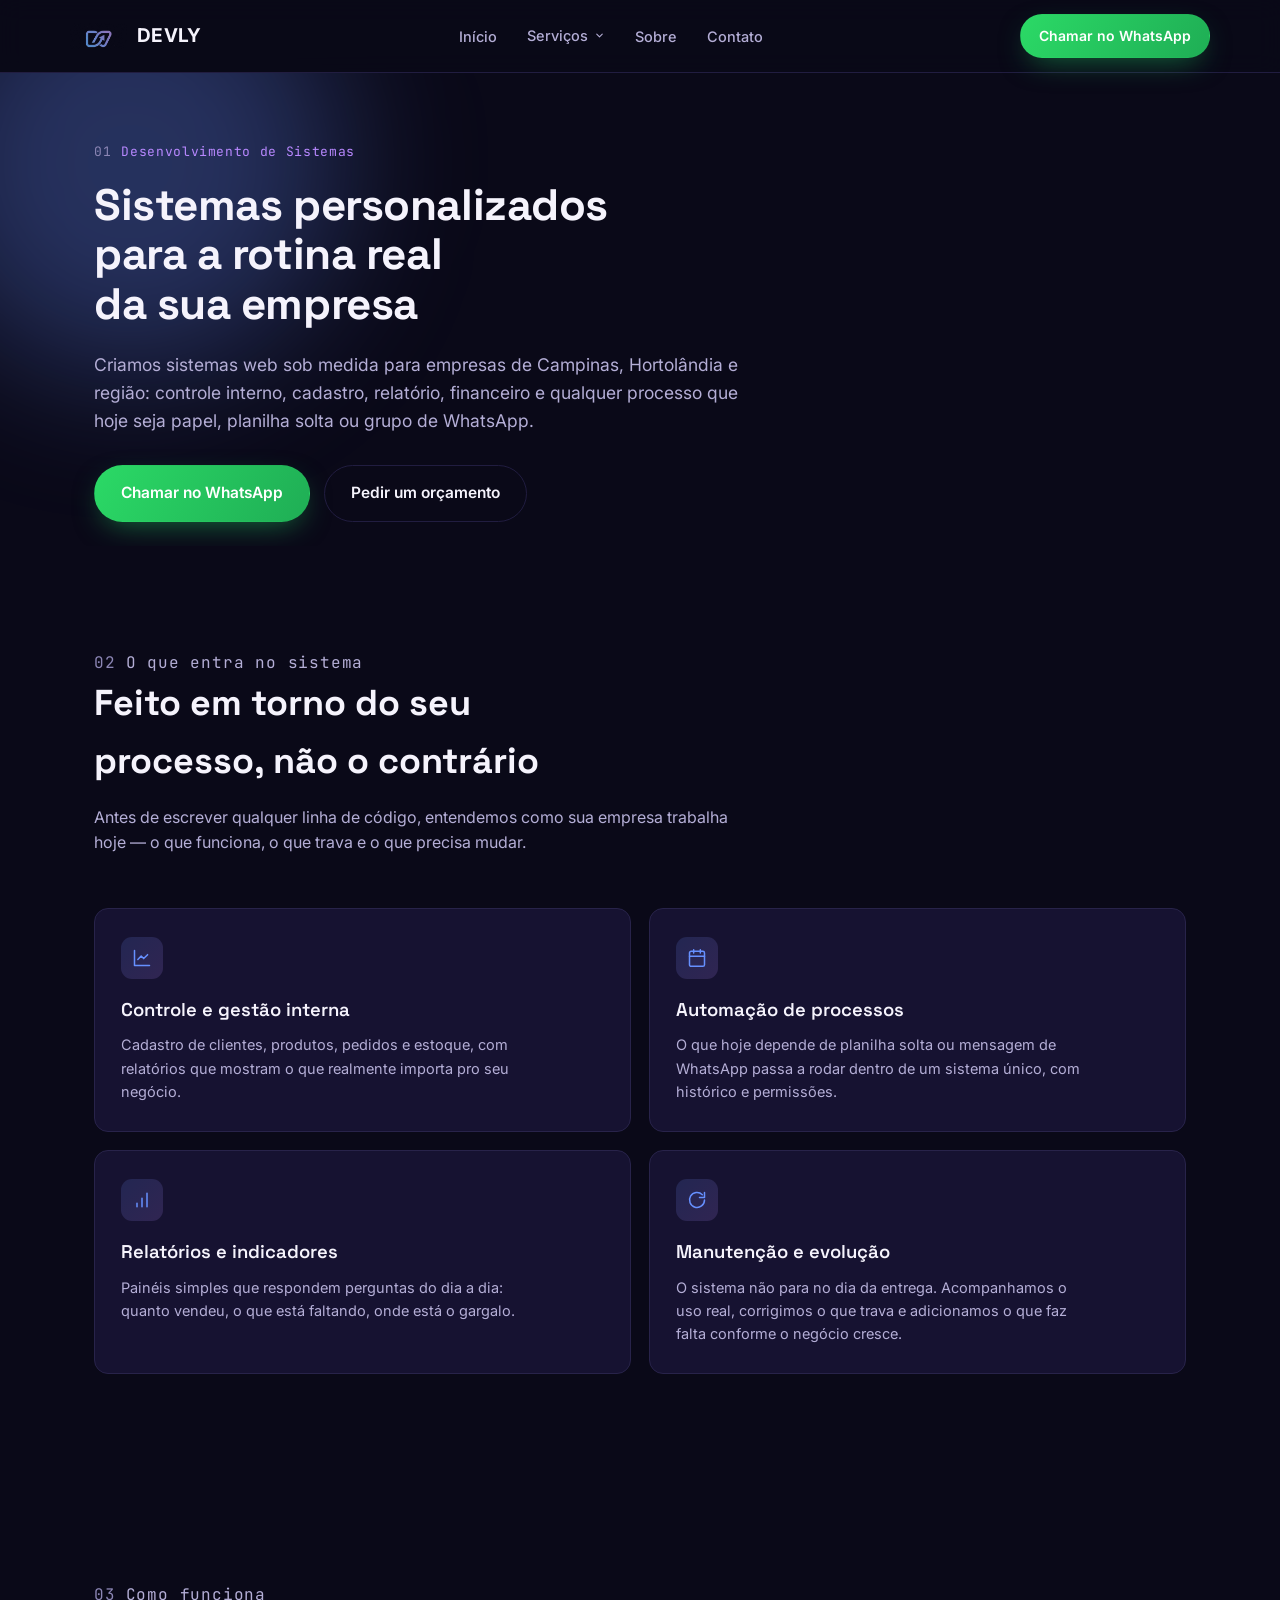
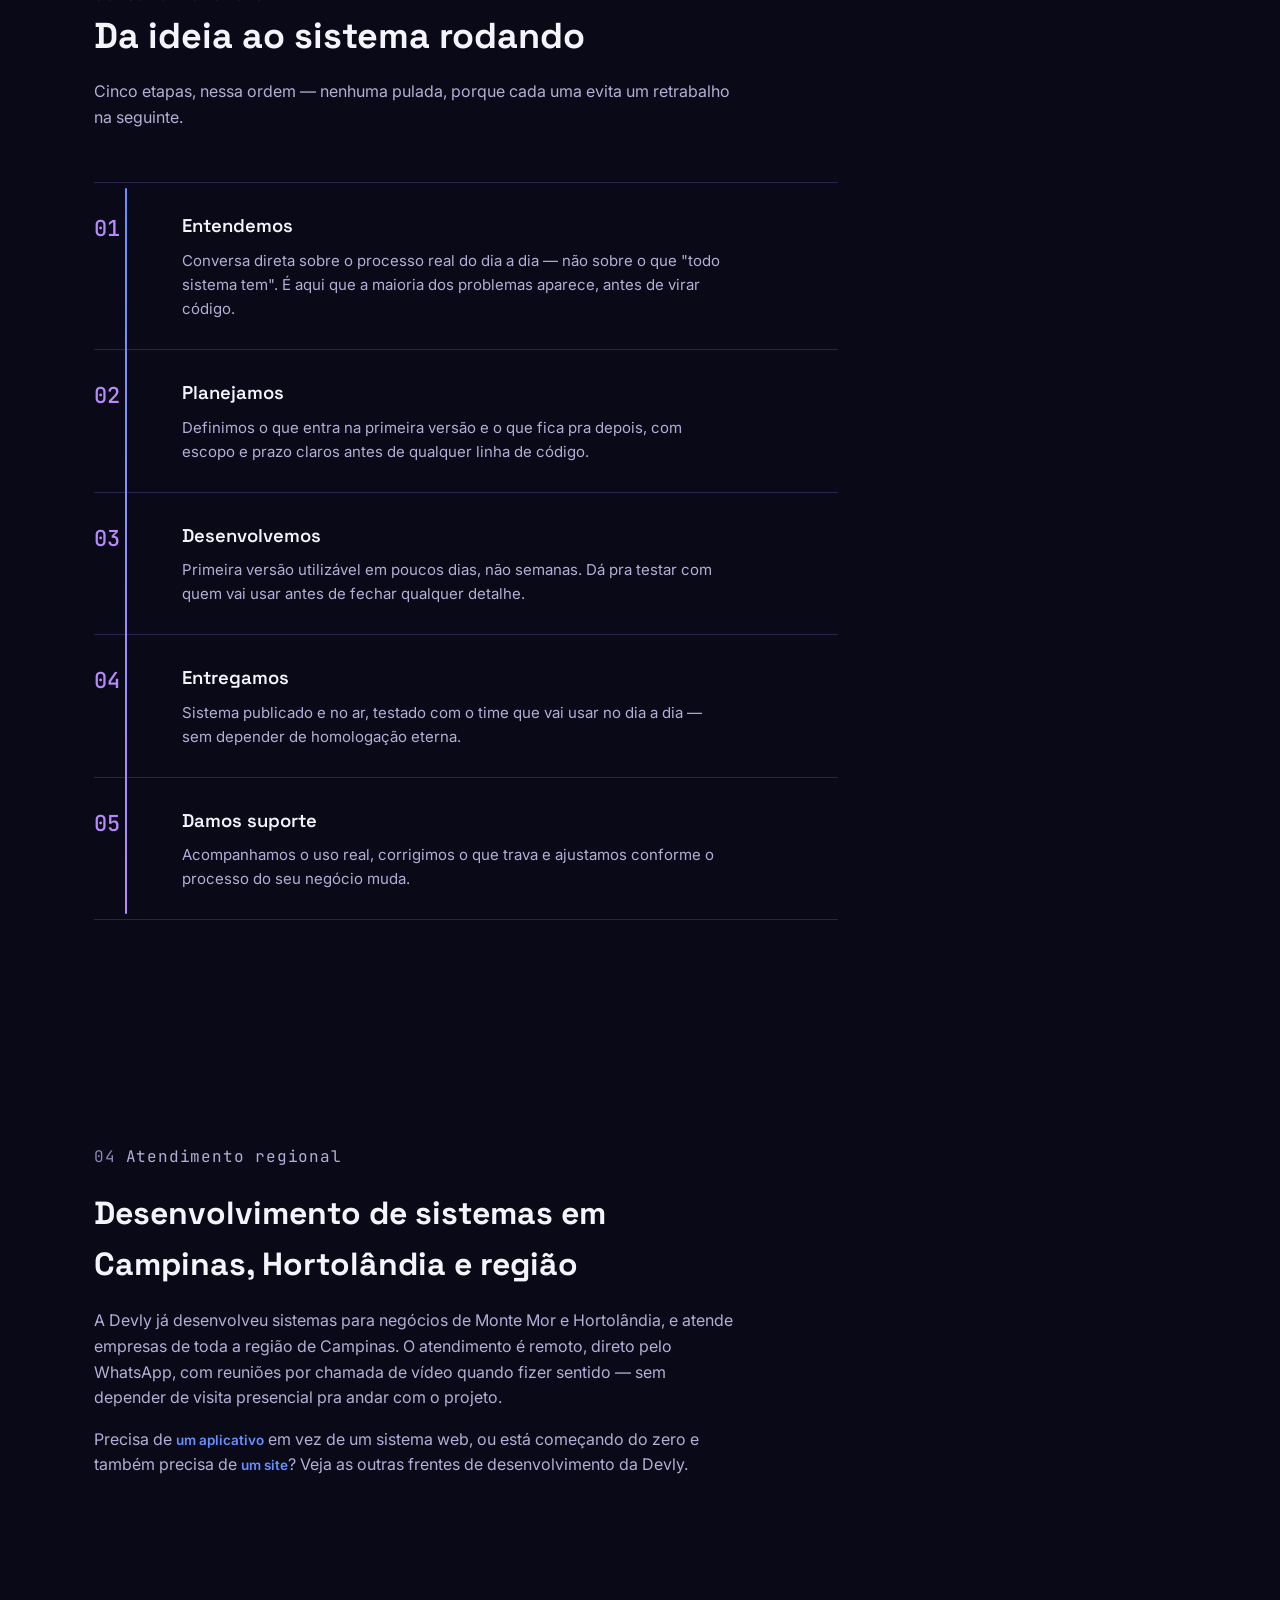
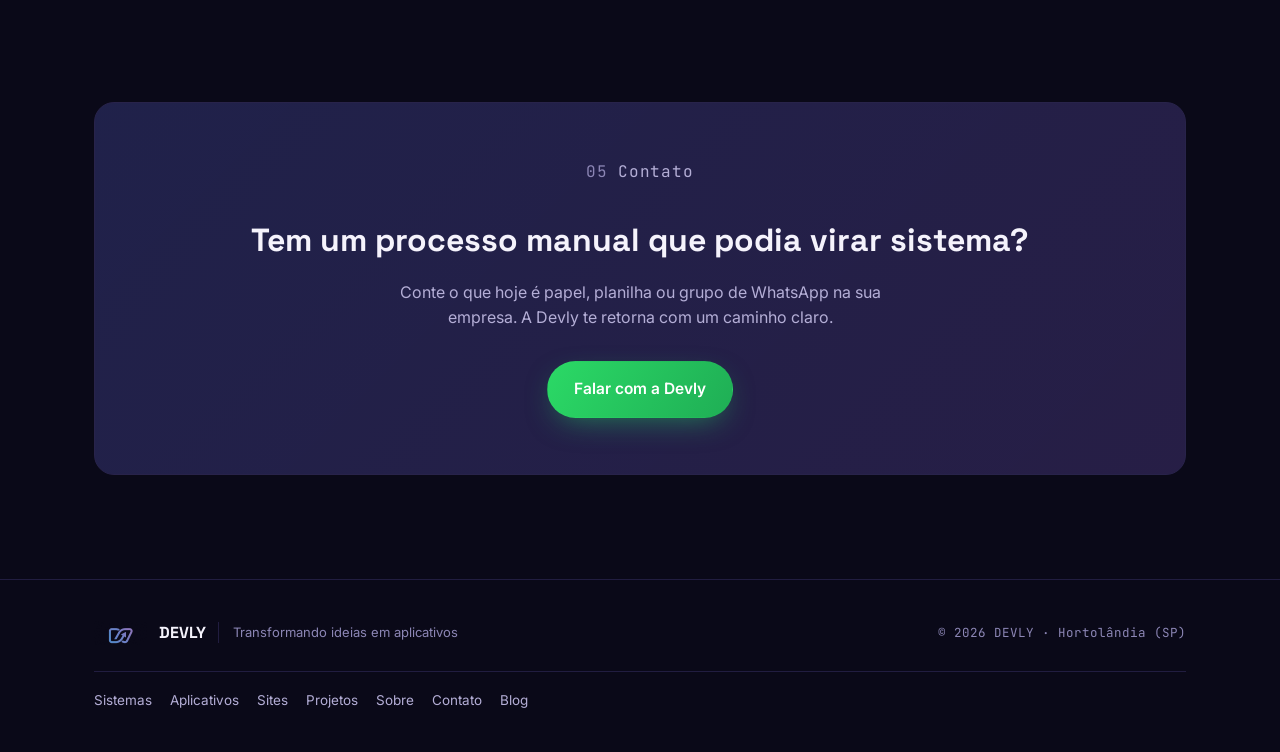
<file: desenvolvimento-de-sistemas.html>
<!doctype html>
<html lang="pt-BR">
<head>
<meta charset="utf-8">
<meta name="viewport" content="width=device-width,initial-scale=1">
<title>Desenvolvimento de Sistemas Personalizados | Devly</title>
<meta name="description" content="Desenvolvemos sistemas personalizados para empresas de Campinas e Hortolândia, automatizando processos e criando soluções digitais sob medida.">
<link rel="canonical" href="https://devly.com.br/desenvolvimento-de-sistemas.html">
<meta property="og:type" content="website">
<meta property="og:site_name" content="DEVLY">
<meta property="og:title" content="Desenvolvimento de Sistemas Personalizados | Devly">
<meta property="og:description" content="Desenvolvemos sistemas personalizados para empresas de Campinas e Hortolândia, automatizando processos e criando soluções digitais sob medida.">
<meta property="og:url" content="https://devly.com.br/desenvolvimento-de-sistemas.html">
<meta property="og:locale" content="pt_BR">
<meta name="theme-color" content="#0A0918">
<link rel="icon" href="/icon.webp" type="image/webp">
<link rel="preconnect" href="https://fonts.googleapis.com">
<link rel="preconnect" href="https://fonts.gstatic.com" crossorigin>
<link href="https://fonts.googleapis.com/css2?family=Space+Grotesk:wght@500;600;700&family=Inter:wght@400;500;600;700&family=JetBrains+Mono:wght@400;500;600&display=swap" rel="stylesheet">
<link rel="stylesheet" href="/style.css">
<script type="application/ld+json">{"@context": "https://schema.org", "@type": "Service", "serviceType": "Desenvolvimento de sistemas personalizados", "provider": {"@type": "ProfessionalService", "name": "Devly", "url": "https://devly.com.br/"}, "areaServed": ["Campinas", "Hortolândia", "Monte Mor"], "url": "https://devly.com.br/desenvolvimento-de-sistemas.html", "description": "Desenvolvimento de sistemas web personalizados para automatizar processos e melhorar a gestão de pequenas e médias empresas."}</script>
</head>
<body>
<header class="nav">
  <div class="wrap nav-row">
    <a class="brand-lockup" href="/">
      <img src="/icon.webp" width="26" height="26" alt="Símbolo DEVLY" />
      <span>DEVLY</span>
    </a>
    <nav class="links" id="navLinks">
      <a href="/">Início</a>
      <div class="nav-dropdown">
        <button type="button" class="nav-dropdown-btn" aria-haspopup="true" aria-expanded="false">
          Serviços
          <svg viewBox="0 0 24 24" fill="none" stroke="currentColor" stroke-width="2.4" stroke-linecap="round" stroke-linejoin="round" aria-hidden="true"><path d="M6 9l6 6 6-6"/></svg>
        </button>
        <div class="nav-dropdown-menu">
          <a href="/desenvolvimento-de-sistemas.html" aria-current="page">Sistemas</a>
          <a href="/desenvolvimento-de-aplicativos.html">Aplicativos</a>
          <a href="/desenvolvimento-de-sites.html">Sites</a>
          <a href="/projetos.html">Projetos</a>
        </div>
      </div>
      <a href="/sobre.html">Sobre</a>
      <a href="/contato.html">Contato</a>
    </nav>
    <div class="nav-actions">
      <a class="btn btn-primary" style="padding:10px 18px; font-size:14px;" href="https://wa.me/5519981862800?text=Ol%C3%A1%2C%20vim%20pelo%20site%20da%20DEVLY" target="_blank" rel="noopener">Chamar no WhatsApp</a>
      <button class="menu-btn" id="menuBtn" aria-label="Abrir menu" aria-expanded="false" aria-controls="navLinks">
        <svg width="22" height="22" viewBox="0 0 24 24" fill="none" stroke="currentColor" stroke-width="2" stroke-linecap="round"><path d="M4 6h16M4 12h16M4 18h16"/></svg>
      </button>
    </div>
  </div>
</header>

<section class="hero" style="padding-top:56px; padding-bottom:24px;">
  <div class="glow glow-a" aria-hidden="true"></div>
  <div class="wrap">
    <p class="eyebrow reveal"><span class="num">01</span> Desenvolvimento de Sistemas</p>
    <h1 class="reveal" style="font-size:clamp(30px,4vw,44px); max-width:18ch;">Sistemas personalizados para a rotina real da sua empresa</h1>
    <p class="lead reveal" style="max-width:62ch;">Criamos sistemas web sob medida para empresas de Campinas, Hortolândia e região: controle interno, cadastro, relatório, financeiro e qualquer processo que hoje seja papel, planilha solta ou grupo de WhatsApp.</p>
    <div class="hero-ctas reveal">
      <a class="btn btn-primary" href="https://wa.me/5519981862800?text=Ol%C3%A1%2C%20vim%20pelo%20site%20da%20DEVLY" target="_blank" rel="noopener">Chamar no WhatsApp</a>
      <a class="btn btn-ghost" href="/contato.html">Pedir um orçamento</a>
    </div>
  </div>
</section>
<section>
  <div class="wrap">
    <div class="sec-head">
      <p class="eyebrow"><span class="num">02</span> O que entra no sistema</p>
      <h2>Feito em torno do seu processo, não o contrário</h2>
      <p>Antes de escrever qualquer linha de código, entendemos como sua empresa trabalha hoje — o que funciona, o que trava e o que precisa mudar.</p>
    </div>
    <div class="svc-grid">
      <div class="svc-item spotlight">
        <div class="svc-icon"><svg width="20" height="20" viewBox="0 0 24 24" fill="none" stroke="currentColor" stroke-width="1.8" stroke-linecap="round" stroke-linejoin="round"><path d="M3 3v18h18"/><path d="M18.7 8 14 12.7l-3-3L7 13.7"/></svg></div>
        <h3>Controle e gestão interna</h3>
        <p>Cadastro de clientes, produtos, pedidos e estoque, com relatórios que mostram o que realmente importa pro seu negócio.</p>
      </div>
      <div class="svc-item spotlight">
        <div class="svc-icon"><svg width="20" height="20" viewBox="0 0 24 24" fill="none" stroke="currentColor" stroke-width="1.8" stroke-linecap="round" stroke-linejoin="round"><rect x="3" y="4" width="18" height="18" rx="2"/><path d="M16 2v4M8 2v4M3 10h18"/></svg></div>
        <h3>Automação de processos</h3>
        <p>O que hoje depende de planilha solta ou mensagem de WhatsApp passa a rodar dentro de um sistema único, com histórico e permissões.</p>
      </div>
      <div class="svc-item spotlight">
        <div class="svc-icon"><svg width="20" height="20" viewBox="0 0 24 24" fill="none" stroke="currentColor" stroke-width="1.8" stroke-linecap="round" stroke-linejoin="round"><path d="M12 20V10M18 20V4M6 20v-4"/></svg></div>
        <h3>Relatórios e indicadores</h3>
        <p>Painéis simples que respondem perguntas do dia a dia: quanto vendeu, o que está faltando, onde está o gargalo.</p>
      </div>
      <div class="svc-item spotlight">
        <div class="svc-icon"><svg width="20" height="20" viewBox="0 0 24 24" fill="none" stroke="currentColor" stroke-width="1.8" stroke-linecap="round" stroke-linejoin="round"><path d="M21 12a9 9 0 1 1-2.6-6.4"/><path d="M21 3v6h-6"/></svg></div>
        <h3>Manutenção e evolução</h3>
        <p>O sistema não para no dia da entrega. Acompanhamos o uso real, corrigimos o que trava e adicionamos o que faz falta conforme o negócio cresce.</p>
      </div>
    </div>
  </div>
</section>
<section id="como-funciona">
  <div class="wrap">
    <div class="sec-head">
      <p class="eyebrow"><span class="num">03</span> Como funciona</p>
      <h2>Da ideia ao sistema rodando</h2>
      <p>Cinco etapas, nessa ordem — nenhuma pulada, porque cada uma evita um retrabalho na seguinte.</p>
    </div>
    <div class="proc-grid">
      <div class="proc-list-wrap">
        <div class="proc-line" aria-hidden="true"><div class="proc-line-fill"></div></div>
        <div class="proc-list">
          <div class="proc-item">
            <span class="idx">01</span>
            <div><h3>Entendemos</h3><p>Conversa direta sobre o processo real do dia a dia — não sobre o que "todo sistema tem". É aqui que a maioria dos problemas aparece, antes de virar código.</p></div>
          </div>
          <div class="proc-item">
            <span class="idx">02</span>
            <div><h3>Planejamos</h3><p>Definimos o que entra na primeira versão e o que fica pra depois, com escopo e prazo claros antes de qualquer linha de código.</p></div>
          </div>
          <div class="proc-item">
            <span class="idx">03</span>
            <div><h3>Desenvolvemos</h3><p>Primeira versão utilizável em poucos dias, não semanas. Dá pra testar com quem vai usar antes de fechar qualquer detalhe.</p></div>
          </div>
          <div class="proc-item">
            <span class="idx">04</span>
            <div><h3>Entregamos</h3><p>Sistema publicado e no ar, testado com o time que vai usar no dia a dia — sem depender de homologação eterna.</p></div>
          </div>
          <div class="proc-item">
            <span class="idx">05</span>
            <div><h3>Damos suporte</h3><p>Acompanhamos o uso real, corrigimos o que trava e ajustamos conforme o processo do seu negócio muda.</p></div>
          </div>
        </div>
      </div>
    </div>
  </div>
</section>
<section id="regiao">
  <div class="wrap">
    <div class="sobre-text">
      <p class="eyebrow"><span class="num">04</span> Atendimento regional</p>
      <h2 style="font-size:clamp(24px,3vw,32px); margin-bottom:18px;">Desenvolvimento de sistemas em Campinas, Hortolândia e região</h2>
      <p>A Devly já desenvolveu sistemas para negócios de Monte Mor e Hortolândia, e atende empresas de toda a região de Campinas. O atendimento é remoto, direto pelo WhatsApp, com reuniões por chamada de vídeo quando fizer sentido — sem depender de visita presencial pra andar com o projeto.</p>
      <p>Precisa de <a class="sol-link" href="/desenvolvimento-de-aplicativos.html">um aplicativo</a> em vez de um sistema web, ou está começando do zero e também precisa de <a class="sol-link" href="/desenvolvimento-de-sites.html">um site</a>? Veja as outras frentes de desenvolvimento da Devly.</p>
    </div>
  </div>
</section>

<section id="contato">
  <div class="wrap">
    <div class="contact-box">
      <p class="eyebrow" style="justify-content:center;"><span class="num">05</span> Contato</p>
      <h2>Tem um processo manual que podia virar sistema?</h2>
      <p>Conte o que hoje é papel, planilha ou grupo de WhatsApp na sua empresa. A Devly te retorna com um caminho claro.</p>
      <div class="contact-ctas">
        <a class="btn btn-primary" href="/contato.html">Falar com a Devly</a>
        
      </div>
    </div>
  </div>
</section>

<footer>
  <div class="wrap foot-row">
    <div class="foot-brand">
      <img src="/icon.webp" width="24" height="24" alt="Símbolo DEVLY" />
      <span class="foot-brand-name">DEVLY</span>
      <span class="foot-tag">Transformando ideias em aplicativos</span>
    </div>
    <nav class="foot-links" aria-label="Links do rodapé">
      <a href="/desenvolvimento-de-sistemas.html">Sistemas</a>
      <a href="/desenvolvimento-de-aplicativos.html">Aplicativos</a>
      <a href="/desenvolvimento-de-sites.html">Sites</a>
      <a href="/projetos.html">Projetos</a>
      <a href="/sobre.html">Sobre</a>
      <a href="/contato.html">Contato</a>
      <a href="/blog.html">Blog</a>
    </nav>
    <span class="foot-meta">© 2026 DEVLY · Hortolândia (SP)</span>
  </div>
</footer>
<script src="/main.js" defer></script>
</body>
</html>
</file>
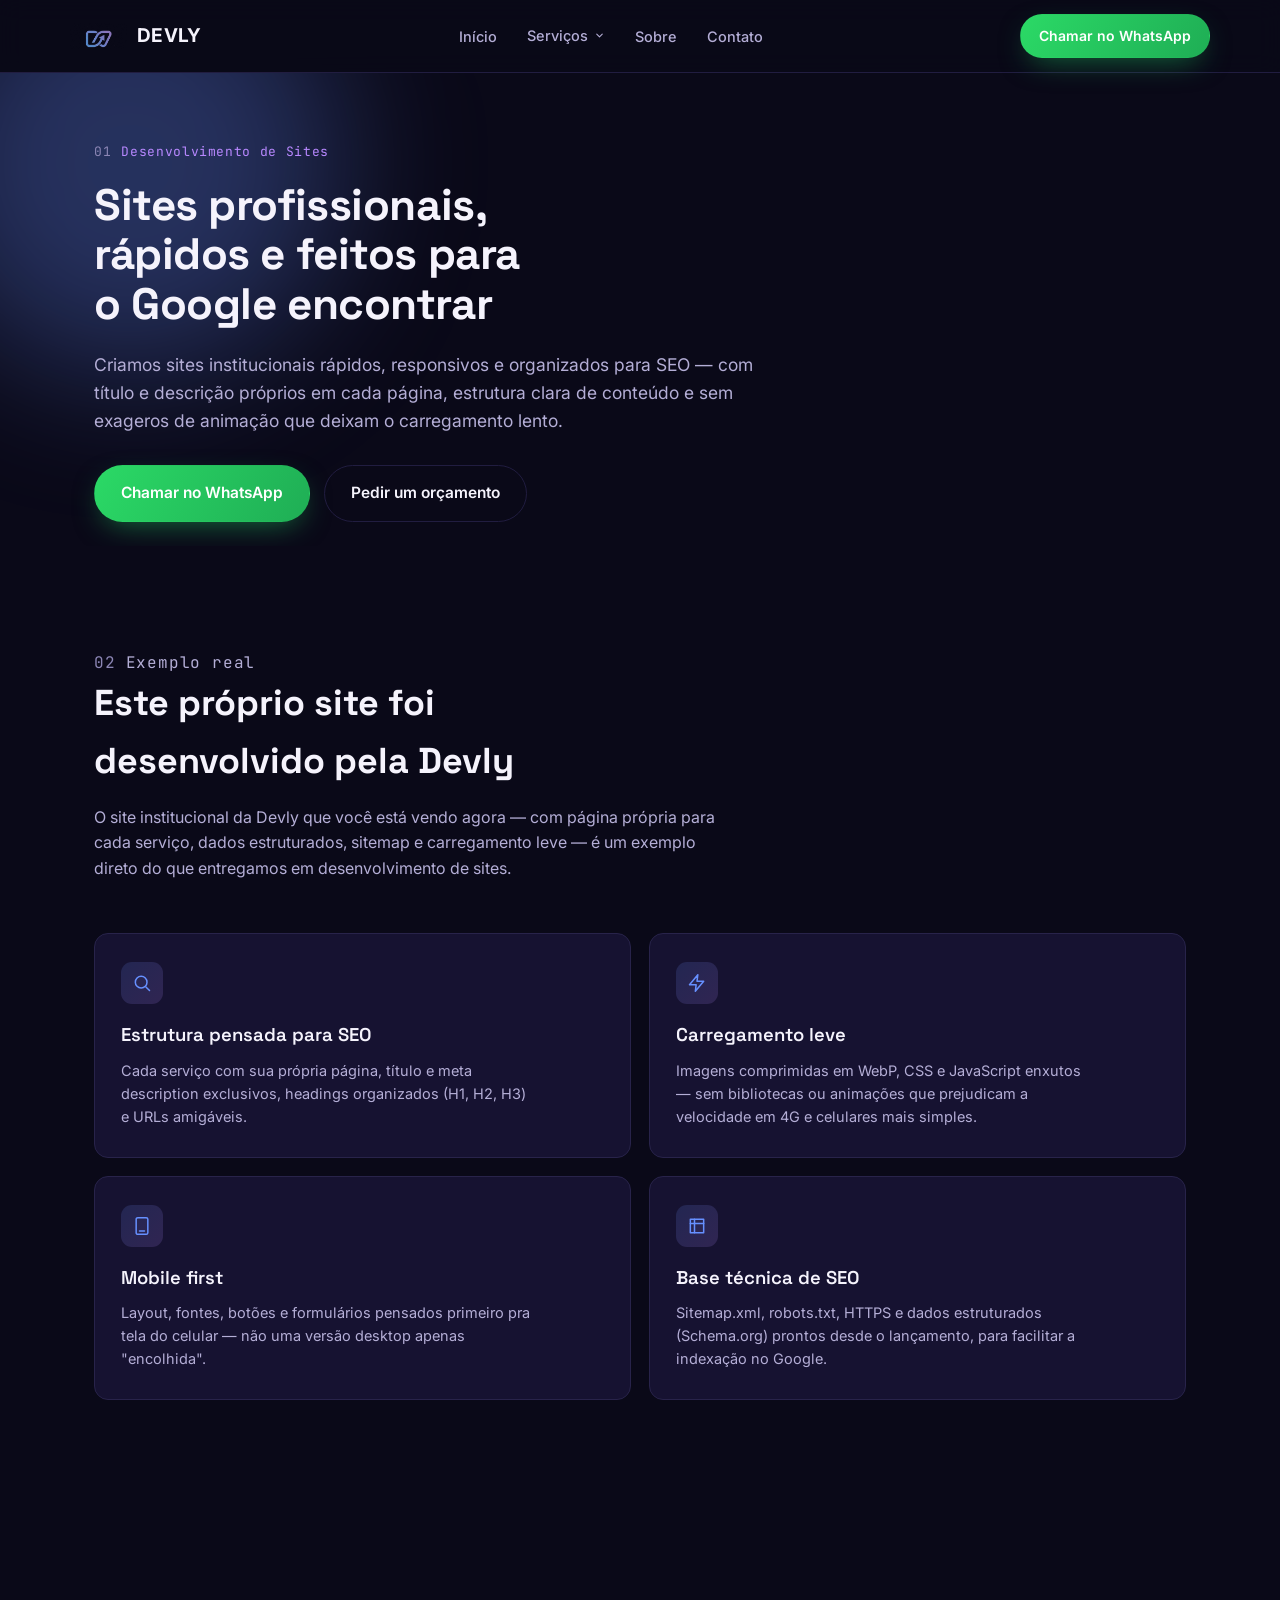
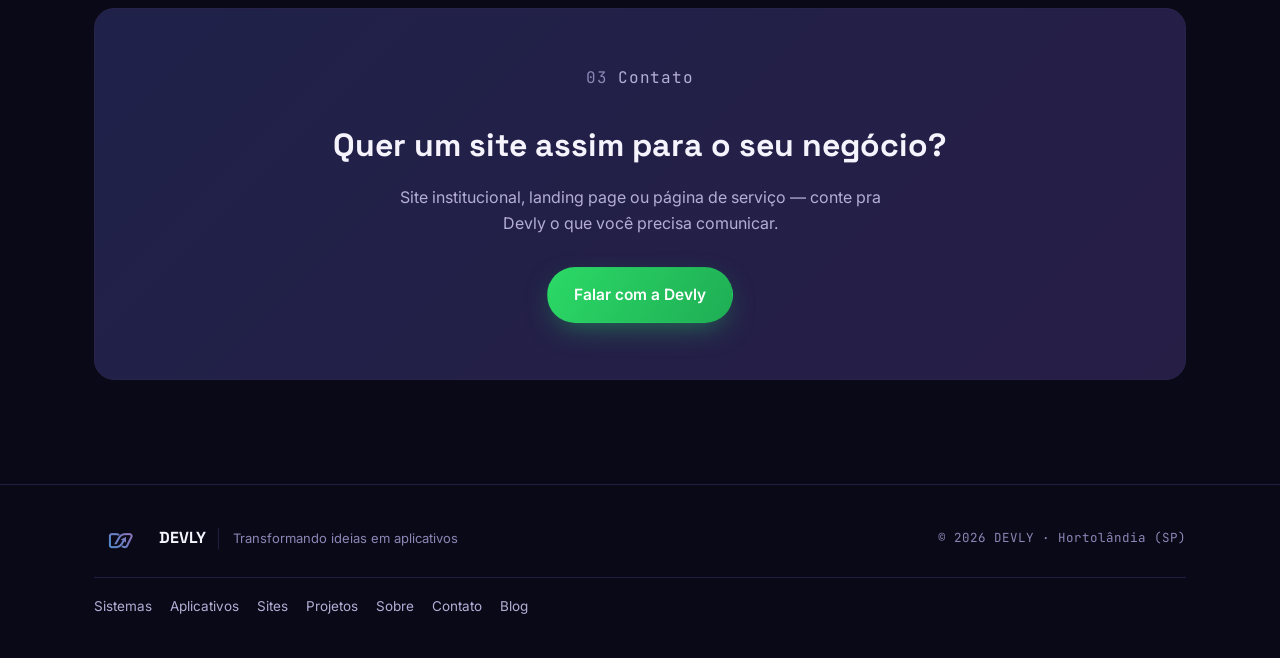
<file: desenvolvimento-de-sites.html>
<!doctype html>
<html lang="pt-BR">
<head>
<meta charset="utf-8">
<meta name="viewport" content="width=device-width,initial-scale=1">
<title>Criação de Sites Profissionais | Devly</title>
<meta name="description" content="Sites profissionais, rápidos e otimizados para Google, com estrutura pensada para SEO desde o primeiro dia.">
<link rel="canonical" href="https://devly.com.br/desenvolvimento-de-sites.html">
<meta property="og:type" content="website">
<meta property="og:site_name" content="DEVLY">
<meta property="og:title" content="Criação de Sites Profissionais | Devly">
<meta property="og:description" content="Sites profissionais, rápidos e otimizados para Google, com estrutura pensada para SEO desde o primeiro dia.">
<meta property="og:url" content="https://devly.com.br/desenvolvimento-de-sites.html">
<meta property="og:locale" content="pt_BR">
<meta name="theme-color" content="#0A0918">
<link rel="icon" href="/icon.webp" type="image/webp">
<link rel="preconnect" href="https://fonts.googleapis.com">
<link rel="preconnect" href="https://fonts.gstatic.com" crossorigin>
<link href="https://fonts.googleapis.com/css2?family=Space+Grotesk:wght@500;600;700&family=Inter:wght@400;500;600;700&family=JetBrains+Mono:wght@400;500;600&display=swap" rel="stylesheet">
<link rel="stylesheet" href="/style.css">
<script type="application/ld+json">{"@context": "https://schema.org", "@type": "Service", "serviceType": "Criação de sites institucionais", "provider": {"@type": "ProfessionalService", "name": "Devly", "url": "https://devly.com.br/"}, "areaServed": ["Campinas", "Hortolândia", "Monte Mor"], "url": "https://devly.com.br/desenvolvimento-de-sites.html", "description": "Criação de sites institucionais rápidos, responsivos e otimizados para SEO, para empresas de Campinas e região."}</script>
</head>
<body>
<header class="nav">
  <div class="wrap nav-row">
    <a class="brand-lockup" href="/">
      <img src="/icon.webp" width="26" height="26" alt="Símbolo DEVLY" />
      <span>DEVLY</span>
    </a>
    <nav class="links" id="navLinks">
      <a href="/">Início</a>
      <div class="nav-dropdown">
        <button type="button" class="nav-dropdown-btn" aria-haspopup="true" aria-expanded="false">
          Serviços
          <svg viewBox="0 0 24 24" fill="none" stroke="currentColor" stroke-width="2.4" stroke-linecap="round" stroke-linejoin="round" aria-hidden="true"><path d="M6 9l6 6 6-6"/></svg>
        </button>
        <div class="nav-dropdown-menu">
          <a href="/desenvolvimento-de-sistemas.html">Sistemas</a>
          <a href="/desenvolvimento-de-aplicativos.html">Aplicativos</a>
          <a href="/desenvolvimento-de-sites.html" aria-current="page">Sites</a>
          <a href="/projetos.html">Projetos</a>
        </div>
      </div>
      <a href="/sobre.html">Sobre</a>
      <a href="/contato.html">Contato</a>
    </nav>
    <div class="nav-actions">
      <a class="btn btn-primary" style="padding:10px 18px; font-size:14px;" href="https://wa.me/5519981862800?text=Ol%C3%A1%2C%20vim%20pelo%20site%20da%20DEVLY" target="_blank" rel="noopener">Chamar no WhatsApp</a>
      <button class="menu-btn" id="menuBtn" aria-label="Abrir menu" aria-expanded="false" aria-controls="navLinks">
        <svg width="22" height="22" viewBox="0 0 24 24" fill="none" stroke="currentColor" stroke-width="2" stroke-linecap="round"><path d="M4 6h16M4 12h16M4 18h16"/></svg>
      </button>
    </div>
  </div>
</header>

<section class="hero" style="padding-top:56px; padding-bottom:24px;">
  <div class="glow glow-a" aria-hidden="true"></div>
  <div class="wrap">
    <p class="eyebrow reveal"><span class="num">01</span> Desenvolvimento de Sites</p>
    <h1 class="reveal" style="font-size:clamp(30px,4vw,44px); max-width:20ch;">Sites profissionais, rápidos e feitos para o Google encontrar</h1>
    <p class="lead reveal" style="max-width:62ch;">Criamos sites institucionais rápidos, responsivos e organizados para SEO — com título e descrição próprios em cada página, estrutura clara de conteúdo e sem exageros de animação que deixam o carregamento lento.</p>
    <div class="hero-ctas reveal">
      <a class="btn btn-primary" href="https://wa.me/5519981862800?text=Ol%C3%A1%2C%20vim%20pelo%20site%20da%20DEVLY" target="_blank" rel="noopener">Chamar no WhatsApp</a>
      <a class="btn btn-ghost" href="/contato.html">Pedir um orçamento</a>
    </div>
  </div>
</section>
<section>
  <div class="wrap">
    <div class="sec-head">
      <p class="eyebrow"><span class="num">02</span> Exemplo real</p>
      <h2>Este próprio site foi desenvolvido pela Devly</h2>
      <p>O site institucional da Devly que você está vendo agora — com página própria para cada serviço, dados estruturados, sitemap e carregamento leve — é um exemplo direto do que entregamos em desenvolvimento de sites.</p>
    </div>
    <div class="svc-grid">
      <div class="svc-item spotlight">
        <div class="svc-icon"><svg width="20" height="20" viewBox="0 0 24 24" fill="none" stroke="currentColor" stroke-width="1.8" stroke-linecap="round" stroke-linejoin="round"><circle cx="11" cy="11" r="7"/><path d="m21 21-4.3-4.3"/></svg></div>
        <h3>Estrutura pensada para SEO</h3>
        <p>Cada serviço com sua própria página, título e meta description exclusivos, headings organizados (H1, H2, H3) e URLs amigáveis.</p>
      </div>
      <div class="svc-item spotlight">
        <div class="svc-icon"><svg width="20" height="20" viewBox="0 0 24 24" fill="none" stroke="currentColor" stroke-width="1.8" stroke-linecap="round" stroke-linejoin="round"><path d="M13 2 3 14h8l-1 8 10-12h-8z"/></svg></div>
        <h3>Carregamento leve</h3>
        <p>Imagens comprimidas em WebP, CSS e JavaScript enxutos — sem bibliotecas ou animações que prejudicam a velocidade em 4G e celulares mais simples.</p>
      </div>
      <div class="svc-item spotlight">
        <div class="svc-icon"><svg width="20" height="20" viewBox="0 0 24 24" fill="none" stroke="currentColor" stroke-width="1.8" stroke-linecap="round" stroke-linejoin="round"><rect x="5" y="2" width="14" height="20" rx="2"/><path d="M9 18h6"/></svg></div>
        <h3>Mobile first</h3>
        <p>Layout, fontes, botões e formulários pensados primeiro pra tela do celular — não uma versão desktop apenas "encolhida".</p>
      </div>
      <div class="svc-item spotlight">
        <div class="svc-icon"><svg width="20" height="20" viewBox="0 0 24 24" fill="none" stroke="currentColor" stroke-width="1.8" stroke-linecap="round" stroke-linejoin="round"><path d="M4 4h16v16H4z"/><path d="M4 9h16M9 4v16"/></svg></div>
        <h3>Base técnica de SEO</h3>
        <p>Sitemap.xml, robots.txt, HTTPS e dados estruturados (Schema.org) prontos desde o lançamento, para facilitar a indexação no Google.</p>
      </div>
    </div>
  </div>
</section>

<section id="contato">
  <div class="wrap">
    <div class="contact-box">
      <p class="eyebrow" style="justify-content:center;"><span class="num">03</span> Contato</p>
      <h2>Quer um site assim para o seu negócio?</h2>
      <p>Site institucional, landing page ou página de serviço — conte pra Devly o que você precisa comunicar.</p>
      <div class="contact-ctas">
        <a class="btn btn-primary" href="/contato.html">Falar com a Devly</a>
        
      </div>
    </div>
  </div>
</section>

<footer>
  <div class="wrap foot-row">
    <div class="foot-brand">
      <img src="/icon.webp" width="24" height="24" alt="Símbolo DEVLY" />
      <span class="foot-brand-name">DEVLY</span>
      <span class="foot-tag">Transformando ideias em aplicativos</span>
    </div>
    <nav class="foot-links" aria-label="Links do rodapé">
      <a href="/desenvolvimento-de-sistemas.html">Sistemas</a>
      <a href="/desenvolvimento-de-aplicativos.html">Aplicativos</a>
      <a href="/desenvolvimento-de-sites.html">Sites</a>
      <a href="/projetos.html">Projetos</a>
      <a href="/sobre.html">Sobre</a>
      <a href="/contato.html">Contato</a>
      <a href="/blog.html">Blog</a>
    </nav>
    <span class="foot-meta">© 2026 DEVLY · Hortolândia (SP)</span>
  </div>
</footer>
<script src="/main.js" defer></script>
</body>
</html>
</file>
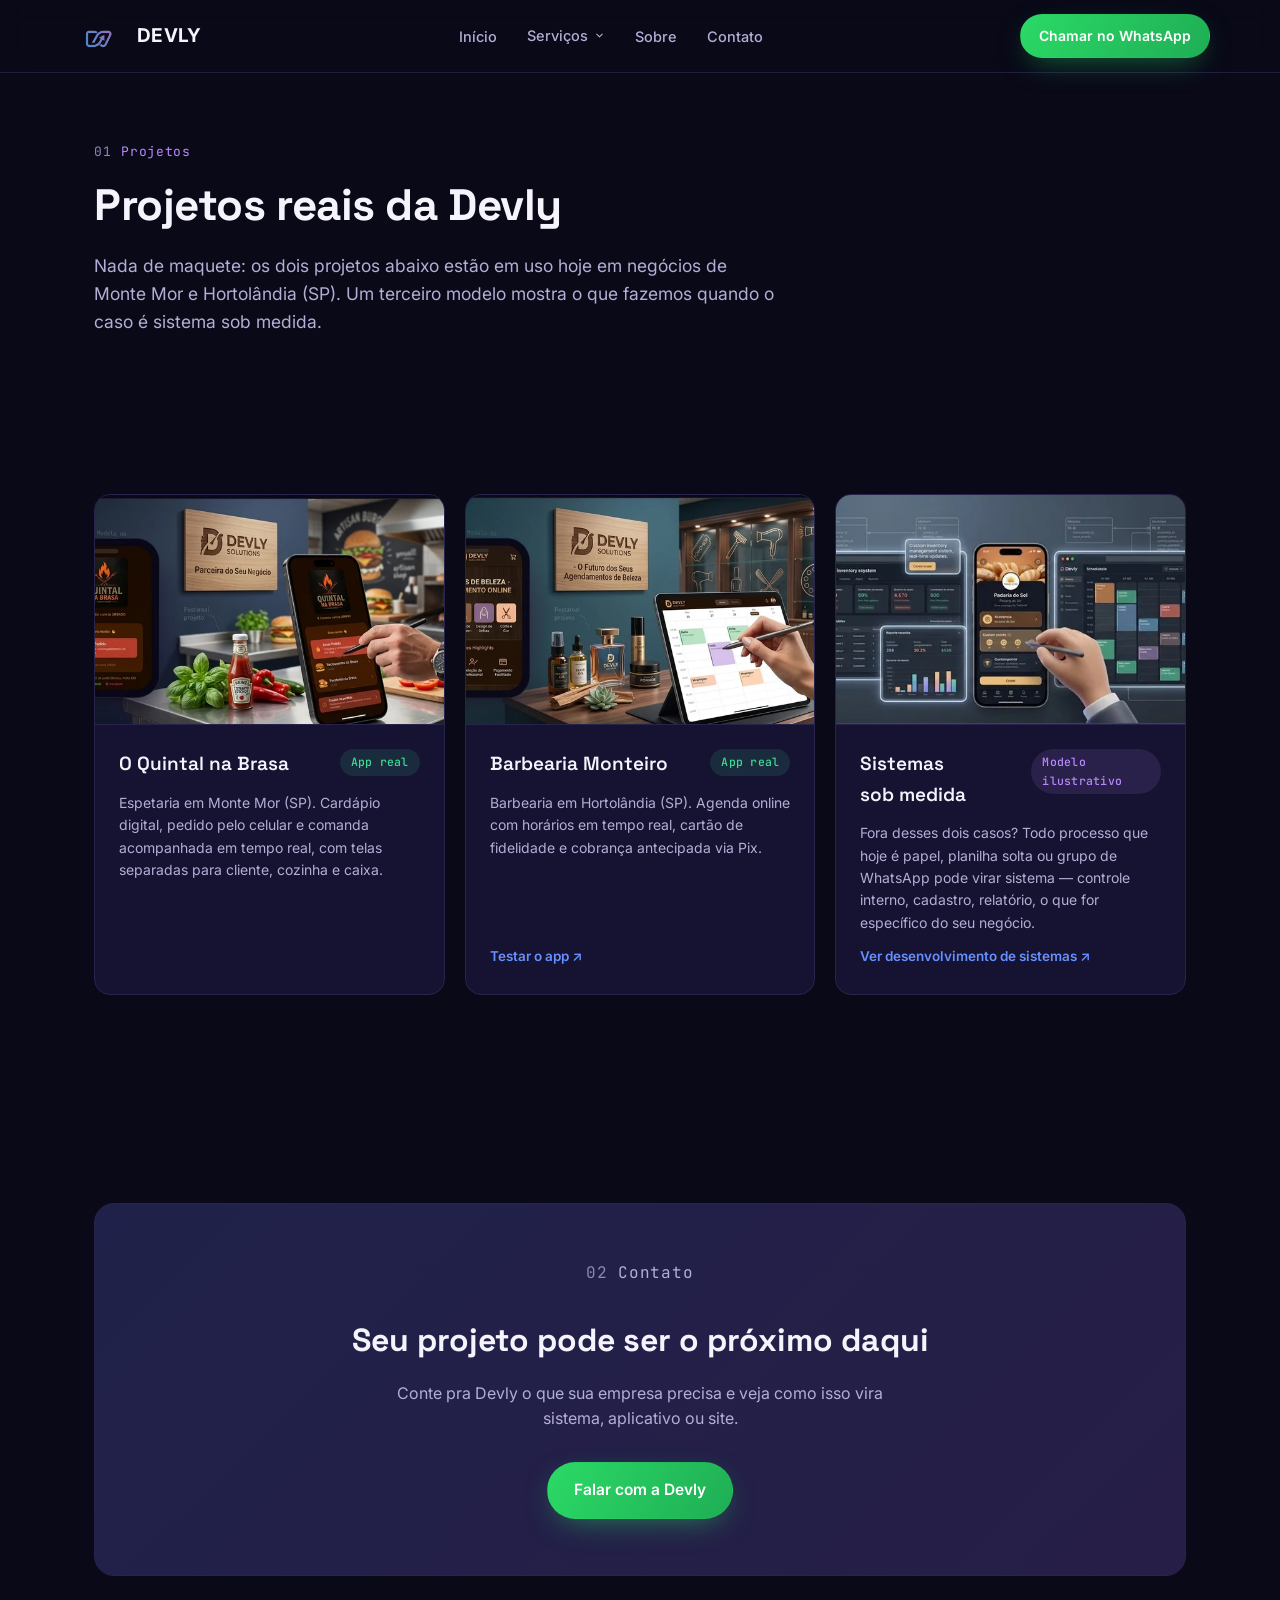
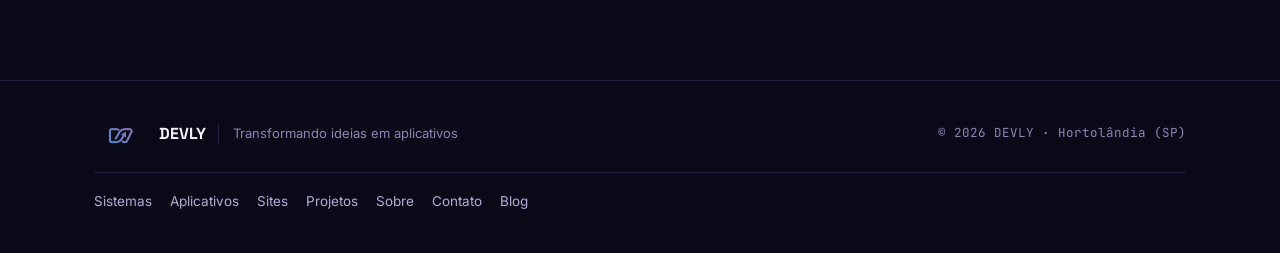
<file: projetos.html>
<!doctype html>
<html lang="pt-BR">
<head>
<meta charset="utf-8">
<meta name="viewport" content="width=device-width,initial-scale=1">
<title>Projetos e Portfólio | Devly</title>
<meta name="description" content="Conheça projetos reais da Devly: Barbearia Monteiro e O Quintal na Brasa, sistemas em uso hoje por empresas de Hortolândia e Monte Mor.">
<link rel="canonical" href="https://devly.com.br/projetos.html">
<meta property="og:type" content="website">
<meta property="og:site_name" content="DEVLY">
<meta property="og:title" content="Projetos e Portfólio | Devly">
<meta property="og:description" content="Conheça projetos reais da Devly: Barbearia Monteiro e O Quintal na Brasa, sistemas em uso hoje por empresas de Hortolândia e Monte Mor.">
<meta property="og:url" content="https://devly.com.br/projetos.html">
<meta property="og:locale" content="pt_BR">
<meta name="theme-color" content="#0A0918">
<link rel="icon" href="/icon.webp" type="image/webp">
<link rel="preconnect" href="https://fonts.googleapis.com">
<link rel="preconnect" href="https://fonts.gstatic.com" crossorigin>
<link href="https://fonts.googleapis.com/css2?family=Space+Grotesk:wght@500;600;700&family=Inter:wght@400;500;600;700&family=JetBrains+Mono:wght@400;500;600&display=swap" rel="stylesheet">
<link rel="stylesheet" href="/style.css">
<script type="application/ld+json">{"@context": "https://schema.org", "@type": "CollectionPage", "name": "Projetos Devly", "url": "https://devly.com.br/projetos.html"}</script>
</head>
<body>
<header class="nav">
  <div class="wrap nav-row">
    <a class="brand-lockup" href="/">
      <img src="/icon.webp" width="26" height="26" alt="Símbolo DEVLY" />
      <span>DEVLY</span>
    </a>
    <nav class="links" id="navLinks">
      <a href="/">Início</a>
      <div class="nav-dropdown">
        <button type="button" class="nav-dropdown-btn" aria-haspopup="true" aria-expanded="false">
          Serviços
          <svg viewBox="0 0 24 24" fill="none" stroke="currentColor" stroke-width="2.4" stroke-linecap="round" stroke-linejoin="round" aria-hidden="true"><path d="M6 9l6 6 6-6"/></svg>
        </button>
        <div class="nav-dropdown-menu">
          <a href="/desenvolvimento-de-sistemas.html">Sistemas</a>
          <a href="/desenvolvimento-de-aplicativos.html">Aplicativos</a>
          <a href="/desenvolvimento-de-sites.html">Sites</a>
          <a href="/projetos.html" aria-current="page">Projetos</a>
        </div>
      </div>
      <a href="/sobre.html">Sobre</a>
      <a href="/contato.html">Contato</a>
    </nav>
    <div class="nav-actions">
      <a class="btn btn-primary" style="padding:10px 18px; font-size:14px;" href="https://wa.me/5519981862800?text=Ol%C3%A1%2C%20vim%20pelo%20site%20da%20DEVLY" target="_blank" rel="noopener">Chamar no WhatsApp</a>
      <button class="menu-btn" id="menuBtn" aria-label="Abrir menu" aria-expanded="false" aria-controls="navLinks">
        <svg width="22" height="22" viewBox="0 0 24 24" fill="none" stroke="currentColor" stroke-width="2" stroke-linecap="round"><path d="M4 6h16M4 12h16M4 18h16"/></svg>
      </button>
    </div>
  </div>
</header>

<section class="hero" style="padding-top:56px; padding-bottom:24px;">
  <div class="wrap">
    <p class="eyebrow reveal"><span class="num">01</span> Projetos</p>
    <h1 class="reveal" style="font-size:clamp(30px,4vw,44px);">Projetos reais da Devly</h1>
    <p class="lead reveal" style="max-width:62ch;">Nada de maquete: os dois projetos abaixo estão em uso hoje em negócios de Monte Mor e Hortolândia (SP). Um terceiro modelo mostra o que fazemos quando o caso é sistema sob medida.</p>
  </div>
</section>
<section>
  <div class="wrap">
    <div class="sol-grid">
      <article class="sol-card spotlight">
        <div class="sol-visual"><img class="sol-shot" src="/modelo-restaurantes.webp" width="900" height="367" alt="Ilustração de app de pedidos para restaurantes e lanchonetes, modelo O Quintal na Brasa" /></div>
        <div class="sol-body">
          <div class="sol-top"><h3>O Quintal na Brasa</h3><span class="pill pill-green">App real</span></div>
          <p class="desc">Espetaria em Monte Mor (SP). Cardápio digital, pedido pelo celular e comanda acompanhada em tempo real, com telas separadas para cliente, cozinha e caixa.</p>
        </div>
      </article>
      <article class="sol-card spotlight">
        <div class="sol-visual"><img class="sol-shot" src="/modelo-agendamento-beleza.webp" width="900" height="367" alt="Ilustração de app de agendamento para barbearias e estúdios de beleza, modelo Barbearia Monteiro" /></div>
        <div class="sol-body">
          <div class="sol-top"><h3>Barbearia Monteiro</h3><span class="pill pill-green">App real</span></div>
          <p class="desc">Barbearia em Hortolândia (SP). Agenda online com horários em tempo real, cartão de fidelidade e cobrança antecipada via Pix.</p>
          <a class="sol-link" href="https://devlyapps.github.io/monteiro-agendamento/" target="_blank" rel="noopener">Testar o app ↗</a>
        </div>
      </article>
      <article class="sol-card spotlight">
        <div class="sol-visual"><img class="sol-shot" src="/modelo-sistemas.webp" width="900" height="319" alt="Ilustração de sistema de gestão personalizado" /></div>
        <div class="sol-body">
          <div class="sol-top"><h3>Sistemas sob medida</h3><span class="pill pill-purple">Modelo ilustrativo</span></div>
          <p class="desc">Fora desses dois casos? Todo processo que hoje é papel, planilha solta ou grupo de WhatsApp pode virar sistema — controle interno, cadastro, relatório, o que for específico do seu negócio.</p>
          <a class="sol-link" href="/desenvolvimento-de-sistemas.html">Ver desenvolvimento de sistemas ↗</a>
        </div>
      </article>
    </div>
  </div>
</section>

<section id="contato">
  <div class="wrap">
    <div class="contact-box">
      <p class="eyebrow" style="justify-content:center;"><span class="num">02</span> Contato</p>
      <h2>Seu projeto pode ser o próximo daqui</h2>
      <p>Conte pra Devly o que sua empresa precisa e veja como isso vira sistema, aplicativo ou site.</p>
      <div class="contact-ctas">
        <a class="btn btn-primary" href="/contato.html">Falar com a Devly</a>
        
      </div>
    </div>
  </div>
</section>

<footer>
  <div class="wrap foot-row">
    <div class="foot-brand">
      <img src="/icon.webp" width="24" height="24" alt="Símbolo DEVLY" />
      <span class="foot-brand-name">DEVLY</span>
      <span class="foot-tag">Transformando ideias em aplicativos</span>
    </div>
    <nav class="foot-links" aria-label="Links do rodapé">
      <a href="/desenvolvimento-de-sistemas.html">Sistemas</a>
      <a href="/desenvolvimento-de-aplicativos.html">Aplicativos</a>
      <a href="/desenvolvimento-de-sites.html">Sites</a>
      <a href="/projetos.html">Projetos</a>
      <a href="/sobre.html">Sobre</a>
      <a href="/contato.html">Contato</a>
      <a href="/blog.html">Blog</a>
    </nav>
    <span class="foot-meta">© 2026 DEVLY · Hortolândia (SP)</span>
  </div>
</footer>
<script src="/main.js" defer></script>
</body>
</html>
</file>
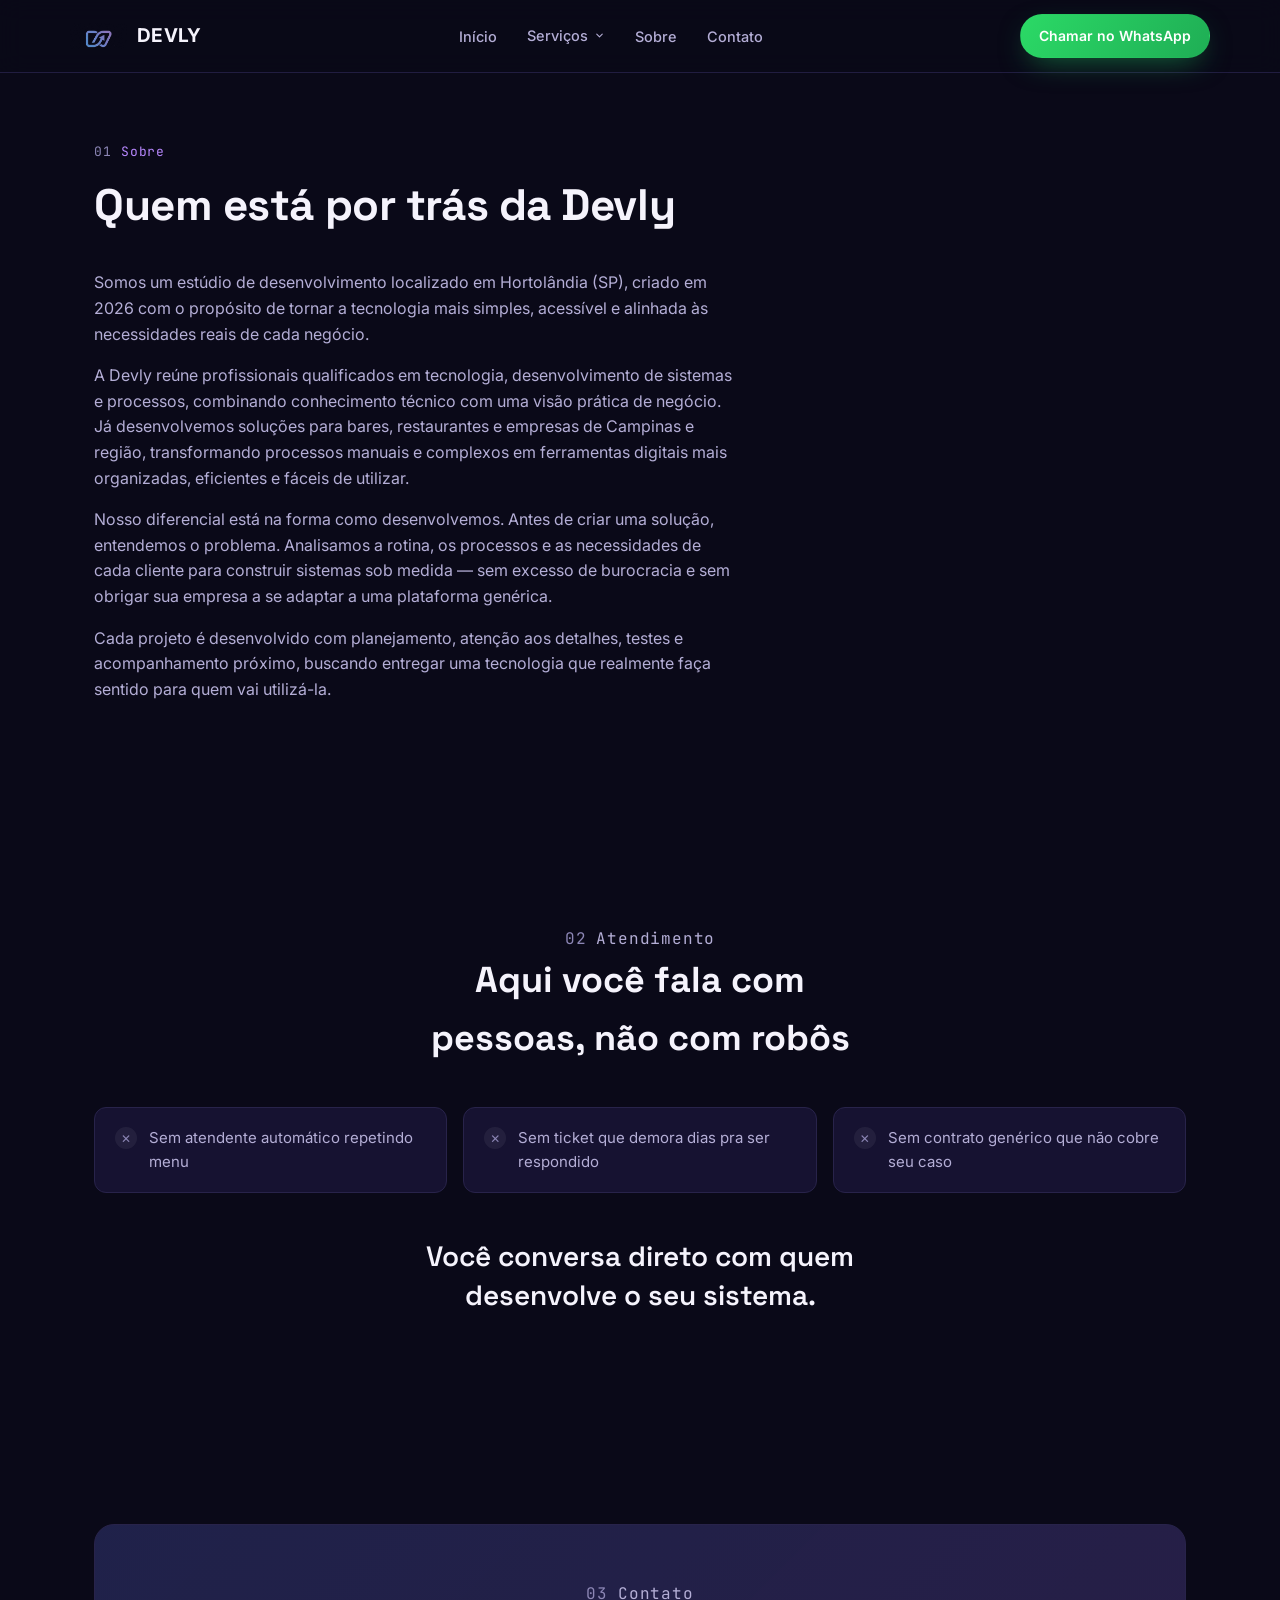
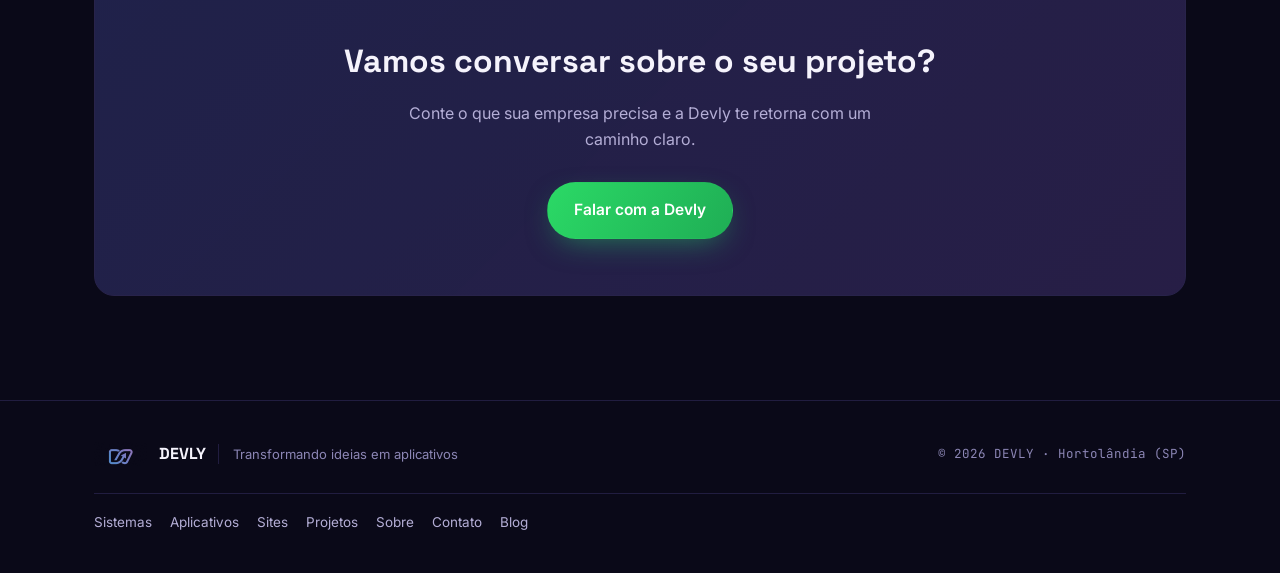
<file: sobre.html>
<!doctype html>
<html lang="pt-BR">
<head>
<meta charset="utf-8">
<meta name="viewport" content="width=device-width,initial-scale=1">
<title>Sobre a Devly | Estúdio de Software em Hortolândia</title>
<meta name="description" content="Conheça a Devly, estúdio de desenvolvimento de sistemas e aplicativos sob medida sediado em Hortolândia (SP), atendendo Campinas e região.">
<link rel="canonical" href="https://devly.com.br/sobre.html">
<meta property="og:type" content="website">
<meta property="og:site_name" content="DEVLY">
<meta property="og:title" content="Sobre a Devly | Estúdio de Software em Hortolândia">
<meta property="og:description" content="Conheça a Devly, estúdio de desenvolvimento de sistemas e aplicativos sob medida sediado em Hortolândia (SP), atendendo Campinas e região.">
<meta property="og:url" content="https://devly.com.br/sobre.html">
<meta property="og:locale" content="pt_BR">
<meta name="theme-color" content="#0A0918">
<link rel="icon" href="/icon.webp" type="image/webp">
<link rel="preconnect" href="https://fonts.googleapis.com">
<link rel="preconnect" href="https://fonts.gstatic.com" crossorigin>
<link href="https://fonts.googleapis.com/css2?family=Space+Grotesk:wght@500;600;700&family=Inter:wght@400;500;600;700&family=JetBrains+Mono:wght@400;500;600&display=swap" rel="stylesheet">
<link rel="stylesheet" href="/style.css">
<script type="application/ld+json">{"@context": "https://schema.org", "@type": "AboutPage", "url": "https://devly.com.br/sobre.html"}</script>
</head>
<body>
<header class="nav">
  <div class="wrap nav-row">
    <a class="brand-lockup" href="/">
      <img src="/icon.webp" width="26" height="26" alt="Símbolo DEVLY" />
      <span>DEVLY</span>
    </a>
    <nav class="links" id="navLinks">
      <a href="/">Início</a>
      <div class="nav-dropdown">
        <button type="button" class="nav-dropdown-btn" aria-haspopup="true" aria-expanded="false">
          Serviços
          <svg viewBox="0 0 24 24" fill="none" stroke="currentColor" stroke-width="2.4" stroke-linecap="round" stroke-linejoin="round" aria-hidden="true"><path d="M6 9l6 6 6-6"/></svg>
        </button>
        <div class="nav-dropdown-menu">
          <a href="/desenvolvimento-de-sistemas.html">Sistemas</a>
          <a href="/desenvolvimento-de-aplicativos.html">Aplicativos</a>
          <a href="/desenvolvimento-de-sites.html">Sites</a>
          <a href="/projetos.html">Projetos</a>
        </div>
      </div>
      <a href="/sobre.html" aria-current="page">Sobre</a>
      <a href="/contato.html">Contato</a>
    </nav>
    <div class="nav-actions">
      <a class="btn btn-primary" style="padding:10px 18px; font-size:14px;" href="https://wa.me/5519981862800?text=Ol%C3%A1%2C%20vim%20pelo%20site%20da%20DEVLY" target="_blank" rel="noopener">Chamar no WhatsApp</a>
      <button class="menu-btn" id="menuBtn" aria-label="Abrir menu" aria-expanded="false" aria-controls="navLinks">
        <svg width="22" height="22" viewBox="0 0 24 24" fill="none" stroke="currentColor" stroke-width="2" stroke-linecap="round"><path d="M4 6h16M4 12h16M4 18h16"/></svg>
      </button>
    </div>
  </div>
</header>

<section class="hero" style="padding-top:56px; padding-bottom:24px;">
  <div class="wrap">
    <p class="eyebrow reveal"><span class="num">01</span> Sobre</p>
    <h1 class="reveal" style="font-size:clamp(30px,4vw,44px);">Quem está por trás da Devly</h1>
  </div>
</section>
<section style="padding-top:0;">
  <div class="wrap">
    <div class="sobre-text">
      <p>Somos um estúdio de desenvolvimento localizado em Hortolândia (SP), criado em 2026 com o propósito de tornar a tecnologia mais simples, acessível e alinhada às necessidades reais de cada negócio.</p>
      <p>A Devly reúne profissionais qualificados em tecnologia, desenvolvimento de sistemas e processos, combinando conhecimento técnico com uma visão prática de negócio. Já desenvolvemos soluções para bares, restaurantes e empresas de Campinas e região, transformando processos manuais e complexos em ferramentas digitais mais organizadas, eficientes e fáceis de utilizar.</p>
      <p>Nosso diferencial está na forma como desenvolvemos. Antes de criar uma solução, entendemos o problema. Analisamos a rotina, os processos e as necessidades de cada cliente para construir sistemas sob medida — sem excesso de burocracia e sem obrigar sua empresa a se adaptar a uma plataforma genérica.</p>
      <p>Cada projeto é desenvolvido com planejamento, atenção aos detalhes, testes e acompanhamento próximo, buscando entregar uma tecnologia que realmente faça sentido para quem vai utilizá-la.</p>
    </div>
  </div>
</section>
<section id="atendimento">
  <div class="wrap">
    <div class="sec-head" style="text-align:center; margin:0 auto 40px;">
      <p class="eyebrow" style="justify-content:center;"><span class="num">02</span> Atendimento</p>
      <h2>Aqui você fala com pessoas, não com robôs</h2>
    </div>
    <ul class="no-bots-list">
      <li><span class="x-mark">✕</span> Sem atendente automático repetindo menu</li>
      <li><span class="x-mark">✕</span> Sem ticket que demora dias pra ser respondido</li>
      <li><span class="x-mark">✕</span> Sem contrato genérico que não cobre seu caso</li>
    </ul>
    <p class="pull-quote">Você conversa direto com quem desenvolve o seu sistema.</p>
  </div>
</section>

<section id="contato">
  <div class="wrap">
    <div class="contact-box">
      <p class="eyebrow" style="justify-content:center;"><span class="num">03</span> Contato</p>
      <h2>Vamos conversar sobre o seu projeto?</h2>
      <p>Conte o que sua empresa precisa e a Devly te retorna com um caminho claro.</p>
      <div class="contact-ctas">
        <a class="btn btn-primary" href="/contato.html">Falar com a Devly</a>
        
      </div>
    </div>
  </div>
</section>

<footer>
  <div class="wrap foot-row">
    <div class="foot-brand">
      <img src="/icon.webp" width="24" height="24" alt="Símbolo DEVLY" />
      <span class="foot-brand-name">DEVLY</span>
      <span class="foot-tag">Transformando ideias em aplicativos</span>
    </div>
    <nav class="foot-links" aria-label="Links do rodapé">
      <a href="/desenvolvimento-de-sistemas.html">Sistemas</a>
      <a href="/desenvolvimento-de-aplicativos.html">Aplicativos</a>
      <a href="/desenvolvimento-de-sites.html">Sites</a>
      <a href="/projetos.html">Projetos</a>
      <a href="/sobre.html">Sobre</a>
      <a href="/contato.html">Contato</a>
      <a href="/blog.html">Blog</a>
    </nav>
    <span class="foot-meta">© 2026 DEVLY · Hortolândia (SP)</span>
  </div>
</footer>
<script src="/main.js" defer></script>
</body>
</html>
</file>
<file: style.css>
/* ---------- tokens (dark-first, committed brand look) ---------- */
  :root{
    --bg:#0A0918;
    --bg-soft:#0F0D22;
    --card:#161231;
    --card-alt:#1C1839;
    --line:#28234A;
    --line-soft:#211D40;
    --text:#F5F3FC;
    --text-soft:#B4AED6;
    --text-faint:#8C86B5;
    --blue:#6690FF;
    --purple:#B888FF;
    --glow-blue:rgba(102,144,255,.30);
    --glow-purple:rgba(184,136,255,.28);
    --green:#3EDC96;
    --green-bg:rgba(62,220,150,.12);
    --amber:#FFC24B;
    --amber-bg:rgba(255,194,75,.12);
    --focus:#8FB0FF;
    --shadow: 0 1px 2px rgba(0,0,0,.35), 0 20px 44px -18px rgba(0,0,0,.65);
    color-scheme: dark;
  }

  *{box-sizing:border-box;}
  html{scroll-behavior:smooth;}
  @media (prefers-reduced-motion: reduce){
    html{scroll-behavior:auto;}
    *{animation:none !important; transition-duration:.001ms !important;}
  }
  body{
    margin:0;
    background:var(--bg);
    color:var(--text);
    font-family:'Inter',ui-sans-serif,system-ui,-apple-system,sans-serif;
    font-size:16px;
    line-height:1.6;
    -webkit-font-smoothing:antialiased;
  }
  h1,h2,h3,.brand{
    font-family:'Space Grotesk',ui-sans-serif,system-ui,sans-serif;
    color:var(--text);
    margin:0;
    text-wrap:balance;
  }
  .mono{font-family:'JetBrains Mono',ui-monospace,SFMono-Regular,Menlo,monospace;}
  a{color:inherit;}
  img{max-width:100%;display:block;}
  ::selection{background:var(--purple); color:#150E2C;}
  :focus-visible{outline:2px solid var(--focus); outline-offset:3px; border-radius:4px;}

  .wrap{max-width:1140px; margin:0 auto; padding:0 24px;}
  section{padding:104px 0;}
  @media (max-width:720px){ section{padding:68px 0;} }

  .eyebrow{
    font-family:'JetBrains Mono',ui-monospace,monospace;
    font-size:13px;
    letter-spacing:.05em;
    color:var(--purple);
    display:flex;
    align-items:center;
    gap:10px;
    margin-bottom:18px;
  }
  .eyebrow .num{color:var(--text-faint);}

  .btn{
    display:inline-flex; align-items:center; gap:8px;
    font-family:'Inter'; font-weight:600; font-size:15.5px;
    padding:15px 26px; border-radius:99px;
    text-decoration:none; cursor:pointer; border:1px solid transparent;
    transition:transform .15s ease, box-shadow .15s ease, background .15s ease, border-color .15s ease;
    white-space:nowrap;
  }
  .btn:hover{transform:translateY(-2px);}
  .btn-primary{
    background:linear-gradient(120deg, #2BD966, #1FAE55);
    color:#fff;
    box-shadow:0 10px 30px -10px rgba(37,211,102,.55);
  }
  .btn-primary:hover{box-shadow:0 14px 36px -10px rgba(37,211,102,.65);}
  .btn-ghost{
    background:transparent; color:var(--text); border-color:var(--line-soft);
  }
  .btn-ghost:hover{background:var(--card); border-color:var(--purple);}

  .pill{
    font-family:'JetBrains Mono'; font-size:11.5px; font-weight:500;
    letter-spacing:.02em;
    padding:4px 11px; border-radius:99px;
  }
  .pill-green{background:var(--green-bg); color:var(--green);}
  .pill-purple{background:rgba(184,136,255,.12); color:var(--purple);}

  /* ---------- nav ---------- */
  header.nav{
    position:sticky; top:0; z-index:40;
    background:rgba(10,9,24,.78);
    backdrop-filter:blur(12px);
    border-bottom:1px solid var(--line-soft);
  }
  .nav-row{ display:flex; align-items:center; justify-content:space-between; padding:14px 0; position:relative;}
  .brand-lockup{display:flex; align-items:center; gap:10px; text-decoration:none;}
  .brand-lockup img{height:26px; width:auto;}
  .brand-lockup span{font-weight:700; font-size:19px; letter-spacing:.01em;}
  nav.links{display:flex; align-items:center; gap:30px;}
  nav.links a{ font-size:14.5px; font-weight:500; text-decoration:none; color:var(--text-soft); transition:color .15s ease;}
  nav.links a:hover{color:var(--text);}
  .nav-actions{display:flex; align-items:center; gap:16px;}
  .menu-btn{display:none; background:none; border:none; color:var(--text); padding:6px; cursor:pointer;}

  /* ---------- nav: dropdown "Serviços" ---------- */
  .nav-dropdown{position:relative;}
  .nav-dropdown-btn{
    display:inline-flex; align-items:center; gap:6px; background:none; border:none; padding:0; margin:0;
    font:inherit; font-size:14.5px; font-weight:500; color:var(--text-soft); cursor:pointer; transition:color .15s ease;
  }
  .nav-dropdown-btn:hover{color:var(--text);}
  .nav-dropdown.open .nav-dropdown-btn{color:var(--text);}
  .nav-dropdown-btn svg{width:11px; height:11px; transition:transform .2s ease;}
  .nav-dropdown.open .nav-dropdown-btn svg{transform:rotate(180deg);}
  .nav-dropdown-menu{
    position:absolute; top:calc(100% + 16px); left:50%; transform:translateX(-50%) translateY(-6px);
    min-width:210px; background:var(--card); border:1px solid var(--line); border-radius:12px;
    box-shadow:var(--shadow); padding:8px; display:flex; flex-direction:column; gap:1px;
    opacity:0; visibility:hidden; transition:opacity .18s ease, transform .18s ease, visibility .18s; z-index:50;
  }
  .nav-dropdown.open .nav-dropdown-menu{opacity:1; visibility:visible; transform:translateX(-50%) translateY(0);}
  .nav-dropdown-menu a{
    display:block; padding:9px 12px; border-radius:8px; font-size:14px; font-weight:500;
    color:var(--text-soft); text-decoration:none; white-space:nowrap; transition:background .15s ease, color .15s ease;
  }
  .nav-dropdown-menu a:hover{background:rgba(255,255,255,.06); color:var(--text);}
  .nav-dropdown-menu a[aria-current]{color:var(--text); background:rgba(255,255,255,.05);}

  @media (max-width:860px){
    nav.links{
      position:absolute; top:100%; left:0; right:0;
      flex-direction:column; align-items:flex-start; gap:2px;
      background:var(--bg-soft); border-bottom:1px solid var(--line-soft);
      padding:8px 24px 20px; display:none;
    }
    nav.links.open{display:flex;}
    nav.links a{padding:10px 0; width:100%;}
    .menu-btn{display:inline-flex;}
    .nav-dropdown{width:100%;}
    .nav-dropdown-btn{width:100%; justify-content:space-between; padding:10px 0;}
    .nav-dropdown-menu{
      position:static; transform:none; opacity:1; visibility:visible; transition:none;
      min-width:0; background:none; border:none; box-shadow:none; padding:0 0 6px 14px;
      display:none;
    }
    .nav-dropdown.open .nav-dropdown-menu{display:flex; transform:none;}
    .nav-dropdown-menu a{padding:8px 0;}
  }

  /* ---------- hero ---------- */
  .hero{position:relative; overflow:hidden; padding-top:76px; padding-bottom:64px;}
  .glow{position:absolute; border-radius:50%; filter:blur(70px); z-index:0; pointer-events:none;}
  .glow-a{width:420px; height:420px; background:var(--glow-blue); top:-120px; left:-80px; transform:translate(calc(var(--px,0) * -14px), calc(var(--py,0) * -10px)); transition:transform .4s ease-out;}
  .glow-b{width:380px; height:380px; background:var(--glow-purple); top:60px; right:-100px; transform:translate(calc(var(--px,0) * 14px), calc(var(--py,0) * 10px)); transition:transform .4s ease-out;}
  .hero-inner{ position:relative; z-index:1; display:grid; grid-template-columns:1.05fr .95fr; gap:40px; align-items:center;}
  @media (max-width:940px){ .hero-inner{grid-template-columns:1fr;} }
  .reveal{opacity:0; transform:translateY(14px); animation:reveal .7s ease forwards;}
  @keyframes reveal{to{opacity:1; transform:none;}}
  .hero h1{font-size:clamp(32px,4.4vw,50px); font-weight:700; line-height:1.12; letter-spacing:-.01em; animation-delay:.05s;}
  .hero p.lead{font-size:17.5px; color:var(--text-soft); max-width:50ch; margin:22px 0 30px; animation-delay:.15s;}
  .hero-ctas{display:flex; gap:14px; flex-wrap:wrap; animation-delay:.25s;}
  .stack-badges{display:flex; gap:10px; flex-wrap:wrap; margin-top:34px; animation-delay:.35s;}
  .stack-badges span{
    font-family:'JetBrains Mono'; font-size:11.5px; color:var(--text-faint);
    border:1px solid var(--line-soft); padding:5px 11px; border-radius:99px;
  }

  .phone-stage{position:relative; height:420px; animation-delay:.2s;}
  @media (max-width:940px){ .phone-stage{height:380px; margin-top:12px;} }
  .phone{
    position:absolute; width:206px; border-radius:26px; background:#050414;
    padding:8px; box-shadow:var(--shadow); border:1px solid rgba(255,255,255,.06);
  }
  .phone img{border-radius:19px; width:100%; height:auto; display:block;}
  .phone::before{
    content:""; position:absolute; top:16px; left:50%; transform:translateX(-50%);
    width:52px; height:5px; border-radius:4px; background:rgba(255,255,255,.14); z-index:2;
  }
  .phone-back{
    left:6%; top:6%; z-index:1;
    transform:rotate(-7deg) translate(calc(var(--px,0) * -10px), calc(var(--py,0) * -6px));
    transition:transform .3s ease-out;
  }
  .phone-front{
    left:34%; top:0; z-index:2; width:222px;
    transform:rotate(5deg) translate(calc(var(--px,0) * 14px), calc(var(--py,0) * 9px));
    transition:transform .3s ease-out;
  }
  @media (max-width:940px){
    .phone-back{left:14%;}
    .phone-front{left:auto; right:10%;}
  }
  .phone-enter-l{animation:phoneEnterL .8s cubic-bezier(.16,.8,.3,1) both;}
  .phone-enter-r{animation:phoneEnterR .8s cubic-bezier(.16,.8,.3,1) both .12s;}
  @keyframes phoneEnterL{from{opacity:0; transform:translateX(-46px) rotate(-7deg);} to{opacity:1; transform:rotate(-7deg);}}
  @keyframes phoneEnterR{from{opacity:0; transform:translateX(46px) rotate(5deg);} to{opacity:1; transform:rotate(5deg);}}

  /* ---------- section heads ---------- */
  .sec-head{max-width:640px; margin-bottom:52px;}
  .sec-head h2{font-size:clamp(26px,3.2vw,36px); font-weight:700; margin-bottom:14px;}
  .sec-head p{color:var(--text-soft); font-size:16px; margin:0;}

  /* ---------- services ---------- */
  .svc-grid{display:grid; grid-template-columns:repeat(2,1fr); gap:18px;}
  @media (max-width:720px){ .svc-grid{grid-template-columns:1fr;} }
  .svc-item{background:var(--card); border:1px solid var(--line); border-radius:14px; padding:28px 26px;}
  .svc-icon{
    width:42px; height:42px; border-radius:11px; margin-bottom:16px;
    display:flex; align-items:center; justify-content:center;
    background:linear-gradient(135deg, rgba(102,144,255,.16), rgba(184,136,255,.16));
    color:var(--blue);
  }
  .svc-item h3{font-size:18.5px; font-weight:600; margin-bottom:9px;}
  .svc-item p{margin:0; color:var(--text-soft); font-size:14.5px; max-width:46ch;}

  /* ---------- soluções ---------- */
  .sol-grid{display:grid; grid-template-columns:repeat(3,1fr); gap:20px;}
  @media (max-width:980px){ .sol-grid{grid-template-columns:1fr; max-width:460px; margin:0 auto;} }
  .sol-card{
    background:var(--card); border:1px solid var(--line); border-radius:16px;
    overflow:hidden; display:flex; flex-direction:column;
  }
  .sol-visual{
    position:relative; height:230px; display:flex; align-items:center; justify-content:center;
    background:radial-gradient(circle at 30% 20%, rgba(102,144,255,.14), transparent 60%),
               radial-gradient(circle at 75% 80%, rgba(184,136,255,.14), transparent 60%),
               var(--card-alt);
    border-bottom:1px solid var(--line);
  }
  .sol-visual .phone{position:relative; width:132px; box-shadow:0 14px 30px -12px rgba(0,0,0,.6);}
  .sol-visual .phone::before{width:36px; top:11px;}
  .sol-visual .sol-shot{position:absolute; inset:0; width:100%; height:100%; object-fit:cover;}
  .sol-body{padding:24px 24px 26px; display:flex; flex-direction:column; gap:12px; flex:1;}
  .sol-top{display:flex; justify-content:space-between; align-items:flex-start; gap:10px;}
  .sol-card h3{font-size:19px; font-weight:600;}
  .sol-card p.desc{margin:0; color:var(--text-soft); font-size:14px; flex:1;}
  .sol-link{font-size:13.5px; font-weight:600; color:var(--blue); text-decoration:none;}
  .sol-link:hover{color:var(--purple);}
  .sol-kicker{display:flex; align-items:center; gap:6px; font-size:12.5px; font-weight:600; color:var(--text-soft);}
  .sol-ideal{margin:0; font-size:12.5px; color:var(--text-faint); line-height:1.6;}
  .sol-ideal b{color:var(--text-soft); font-weight:600;}
  .device-thumb{max-width:82%; max-height:82%; width:auto; height:auto; display:block; object-fit:contain; filter:drop-shadow(0 16px 32px rgba(0,0,0,.5));}
  #servicos .sol-card h3{font-size:20px; margin:2px 0 0;}

  /* abstract "sistemas sob medida" illustration */
  .abstract-ui{width:150px; height:180px; background:#0F0C24; border:1px solid var(--line-soft); border-radius:12px; padding:12px; display:flex; flex-direction:column; gap:8px;}
  .abstract-ui .bar{height:9px; border-radius:4px; background:var(--line-soft);}
  .abstract-ui .bar.w60{width:60%;}
  .abstract-ui .bar.w40{width:40%;}
  .abstract-ui .bar.accent{background:linear-gradient(90deg,var(--blue),var(--purple)); height:26px; width:100%; margin-top:4px; border-radius:7px;}
  .abstract-ui .row{display:flex; gap:6px; margin-top:6px;}
  .abstract-ui .chip{flex:1; height:34px; border-radius:6px; background:var(--card);}

  /* ---------- process ---------- */
  .proc-list{display:flex; flex-direction:column;}
  .proc-item{ display:grid; grid-template-columns:64px 1fr; gap:24px; padding:28px 0; border-top:1px solid var(--line);}
  .proc-item:last-child{border-bottom:1px solid var(--line);}
  .proc-item .idx{font-family:'JetBrains Mono'; font-size:22px; font-weight:500; color:var(--purple);}
  .proc-item h3{font-size:18.5px; font-weight:600; margin-bottom:8px;}
  .proc-item p{margin:0; color:var(--text-soft); font-size:15px; max-width:60ch;}

  /* ---------- pesquisa do cliente (presença digital) ---------- */
  .research-grid{display:grid; grid-template-columns:1.05fr .95fr; gap:52px; align-items:center;}
  @media (max-width:940px){ .research-grid{grid-template-columns:1fr; gap:32px;} }
  .research-text h2{font-size:clamp(28px,3.4vw,38px); font-weight:700; line-height:1.2; margin:10px 0 14px;}
  .research-question{font-family:'Space Grotesk'; font-weight:600; font-size:19px; color:var(--text); margin:0 0 18px;}
  .research-text p{color:var(--text-soft); font-size:16px; line-height:1.6; margin:0 0 14px; max-width:56ch;}
  .research-text .btn{margin-top:6px;}
  .research-visual img{width:100%; height:auto; border-radius:16px; box-shadow:var(--shadow); display:block;}

  /* ---------- about ---------- */
  .sobre-text{max-width:700px;}
  .sobre-text p{color:var(--text-soft); font-size:16px; max-width:64ch;}

  /* ---------- atendimento ---------- */
  .no-bots-list{
    list-style:none; margin:0 0 44px; padding:0;
    display:grid; grid-template-columns:repeat(3,1fr); gap:16px;
  }
  @media (max-width:820px){ .no-bots-list{grid-template-columns:1fr; max-width:480px;} }
  .no-bots-list li{
    display:flex; align-items:flex-start; gap:12px;
    background:var(--card); border:1px solid var(--line); border-radius:12px;
    padding:18px 20px; font-size:15px; color:var(--text-soft);
  }
  .x-mark{
    flex:none; width:22px; height:22px; border-radius:50%;
    background:rgba(255,255,255,.06); color:var(--text-faint);
    display:flex; align-items:center; justify-content:center;
    font-size:12px; margin-top:1px;
  }
  .pull-quote{
    font-family:'Space Grotesk'; font-weight:600; color:var(--text);
    font-size:clamp(20px,2.6vw,28px); text-align:center; max-width:26ch;
    margin:0 auto; line-height:1.4; text-wrap:balance;
  }

  /* ---------- contact ---------- */
  .contact-box{
    position:relative; overflow:hidden;
    background:linear-gradient(135deg, rgba(102,144,255,.12), rgba(184,136,255,.10)), var(--card);
    border:1px solid var(--line); border-radius:20px;
    padding:56px; text-align:center;
  }
  @media (max-width:640px){ .contact-box{padding:38px 22px;} }
  .contact-box h2{font-size:clamp(24px,3.4vw,32px); margin-bottom:14px;}
  .contact-box p{color:var(--text-soft); max-width:52ch; margin:0 auto 30px; font-size:16px;}
  .contact-ctas{display:flex; gap:14px; justify-content:center; flex-wrap:wrap;}
  .contact-alt{margin-top:22px; font-size:14px; color:var(--text-faint);}

  /* ---------- contato: endereço + mapa ---------- */
  .contact-map-card{
    display:grid; grid-template-columns:1fr 1fr; gap:40px; align-items:center;
    max-width:960px; margin:0 auto; background:var(--card); border:1px solid var(--line);
    border-radius:20px; padding:40px;
  }
  @media (max-width:860px){ .contact-map-card{grid-template-columns:1fr; gap:28px; padding:28px 22px;} }
  .contact-info h2{margin:12px 0 22px;}
  .contact-info-list{list-style:none; margin:0; padding:0; display:flex; flex-direction:column; gap:16px;}
  .contact-info-list li{display:flex; align-items:flex-start; gap:12px; font-size:15px; color:var(--text-soft); line-height:1.5;}
  .contact-info-list a{color:var(--text); text-decoration:none; font-weight:500;}
  .contact-info-list a:hover{color:var(--blue);}
  .contact-icon{flex:none; display:flex; color:var(--purple); margin-top:2px;}
  .contact-icon svg{width:19px; height:19px;}
  .contact-map{border-radius:16px; overflow:hidden; border:1px solid var(--line); aspect-ratio:4/3;}
  .contact-map iframe{width:100%; height:100%; display:block;}
  .contact-alt a{text-decoration:underline; color:var(--text-soft);}

  .sec-head.center{max-width:560px; margin-left:auto; margin-right:auto; text-align:center;}

  /* ---------- "o que podemos criar" (Contato) ---------- */
  .create-grid{display:grid; grid-template-columns:repeat(4,1fr); gap:16px; max-width:960px; margin:0 auto;}
  @media (max-width:940px){ .create-grid{grid-template-columns:repeat(2,1fr); max-width:560px;} }
  @media (max-width:480px){ .create-grid{grid-template-columns:1fr;} }
  .create-card{background:var(--card); border:1px solid var(--line); border-radius:14px; padding:24px 20px; text-align:center;}
  .create-icon{
    width:44px; height:44px; border-radius:11px; margin:0 auto 14px; font-size:20px;
    display:flex; align-items:center; justify-content:center;
    background:linear-gradient(135deg, rgba(102,144,255,.16), rgba(184,136,255,.16));
  }
  .create-card h3{font-size:16.5px; font-weight:600; margin-bottom:7px;}
  .create-card p{margin:0; color:var(--text-soft); font-size:13.5px; line-height:1.5;}

  /* ---------- lead form (Contato) ---------- */
  .tech-quote{
    font-family:'Space Grotesk'; font-weight:600; color:var(--text); font-size:clamp(17px,2vw,19px);
    line-height:1.5; margin:18px 0; padding:16px 20px; border-left:3px solid var(--purple);
    background:rgba(184,136,255,.08); border-radius:0 10px 10px 0; text-align:left;
  }
  .lead-form{ text-align:left; max-width:460px; margin:34px auto 0; display:flex; flex-direction:column; gap:18px; }
  .form-field{ display:flex; flex-direction:column; gap:6px; }
  .form-field label{ font-size:13px; font-weight:600; color:var(--text-soft); }
  .form-field input, .form-field textarea, .form-field select{
    width:100%; background:rgba(255,255,255,.05); border:1px solid var(--line-soft); border-radius:10px;
    padding:12px 14px; color:var(--text); font-family:'Inter',sans-serif; font-size:15px; line-height:1.5;
    transition:border-color .2s ease, background .2s ease;
  }
  .form-field select{ appearance:none; cursor:pointer;
    background-image:url("data:image/svg+xml,%3Csvg xmlns='http://www.w3.org/2000/svg' viewBox='0 0 24 24' fill='none' stroke='%238C86B5' stroke-width='2.4' stroke-linecap='round' stroke-linejoin='round'%3E%3Cpath d='M6 9l6 6 6-6'/%3E%3C/svg%3E");
    background-repeat:no-repeat; background-position:right 14px center; background-size:13px; padding-right:38px;
  }
  .form-field select option{ background:var(--bg-soft); color:var(--text); }
  .form-field input::placeholder, .form-field textarea::placeholder{ color:var(--text-faint); }
  .form-field input:focus, .form-field textarea:focus, .form-field select:focus{ outline:none; border-color:var(--purple); background-color:rgba(255,255,255,.07); }
  .form-field textarea{ min-height:100px; resize:vertical; font-family:inherit; }
  .radio-group{display:flex; flex-wrap:wrap; gap:8px;}
  .radio-chip{position:relative; cursor:pointer;}
  .radio-chip input{position:absolute; opacity:0; width:1px; height:1px;}
  .radio-chip span{
    display:inline-flex; align-items:center; padding:8px 14px; border-radius:99px;
    border:1px solid var(--line-soft); background:rgba(255,255,255,.03);
    font-size:13.5px; color:var(--text-soft); transition:border-color .15s ease, background .15s ease, color .15s ease;
  }
  .radio-chip:hover span{border-color:var(--line);}
  .radio-chip input:checked + span{border-color:var(--purple); background:rgba(184,136,255,.12); color:var(--text);}
  .radio-chip input:focus-visible + span{outline:2px solid var(--focus); outline-offset:2px;}
  .lead-submit{ align-self:flex-start; }
  @media (max-width:480px){ .lead-submit{align-self:stretch; justify-content:center;} }
  .privacy-note{ display:flex; align-items:flex-start; gap:6px; font-size:12.5px; color:var(--text-faint); margin:0; line-height:1.5; }
  .email-alt{ text-align:left; margin:18px auto 0; max-width:460px; font-size:13.5px; color:var(--text-faint); }
  .email-alt a{ color:var(--text-soft); text-decoration:underline; }

  /* ---------- footer ---------- */
  footer{border-top:1px solid var(--line-soft); padding:40px 0;}
  .foot-row{display:flex; justify-content:space-between; align-items:center; gap:20px; flex-wrap:wrap;}
  .foot-brand{display:flex; align-items:center; gap:12px;}
  .foot-brand img{height:24px; width:auto;}
  .foot-brand span.foot-brand-name{font-family:'Space Grotesk'; font-weight:700; font-size:16px; color:var(--text);}
  .foot-tag{font-size:13px; color:var(--text-faint); padding-left:14px; border-left:1px solid var(--line-soft);}
  @media (max-width:480px){ .foot-tag{padding-left:0; border-left:none;} }
  .foot-meta{font-size:12.5px; color:var(--text-faint); font-family:'JetBrains Mono';}
  .foot-links{display:flex; flex-wrap:wrap; gap:18px; order:3; flex-basis:100%; padding-top:18px; border-top:1px solid var(--line-soft); margin-top:6px;}
  .foot-links a{font-size:13.5px; color:var(--text-soft); text-decoration:none;}
  .foot-links a:hover{color:var(--text);}

  /* ---------- blog index ---------- */
  .blog-topics{list-style:none; margin:0; padding:0; display:grid; gap:14px; grid-template-columns:repeat(2,1fr); max-width:820px;}
  .blog-topics li{padding:20px 22px;}
  @media (max-width:640px){ .blog-topics{grid-template-columns:1fr;} }

  /* ---------- stacking (keeps content above the fixed cursor glow) ---------- */
  main, footer{position:relative; z-index:1;}

  /* ---------- cursor glow (site signature) ---------- */

  /* ---------- navbar scroll state ---------- */
  header.nav{transition:background .25s ease, box-shadow .25s ease;}
  header.nav.scrolled{background:rgba(10,9,24,.94); box-shadow:0 12px 28px -18px rgba(0,0,0,.7);}

  /* ---------- card spotlight (services + soluções) ---------- */
  .spotlight{position:relative; overflow:hidden;}
  .spotlight::before{
    content:""; position:absolute; inset:0; z-index:0; opacity:0;
    background:radial-gradient(260px circle at var(--mx,50%) var(--my,50%), rgba(140,152,255,.14), transparent 72%);
    transition:opacity .3s ease; pointer-events:none;
  }
  .spotlight:hover::before{opacity:1;}
  .spotlight > *{position:relative; z-index:1;}

  /* ---------- stats band ---------- */
  .stats-band{padding:52px 0; border-top:1px solid var(--line-soft); border-bottom:1px solid var(--line-soft); background:var(--bg-soft);}
  .stats-grid{display:grid; grid-template-columns:repeat(4,1fr); gap:20px; text-align:center;}
  @media (max-width:820px){ .stats-grid{grid-template-columns:repeat(2,1fr); gap:32px 20px;} }
  .stat{display:flex; flex-direction:column; gap:6px;}
  .stat-num{
    font-family:'Space Grotesk'; font-weight:700; font-size:clamp(24px,3.2vw,34px);
    background:linear-gradient(120deg, var(--blue), var(--purple));
    -webkit-background-clip:text; background-clip:text; color:transparent;
    font-variant-numeric:tabular-nums;
  }
  .stat-label{font-size:13.5px; color:var(--text-soft);}

  /* ---------- code texture (decorative, Serviços) ---------- */
  #servicos{position:relative; overflow:hidden;}
  .code-texture{
    position:absolute; top:36px; right:-30px; z-index:0; margin:0;
    font-family:'JetBrains Mono'; font-size:15px; line-height:1.7; color:var(--text);
    opacity:.05; pointer-events:none; user-select:none; white-space:pre; transform:rotate(-4deg);
  }
  #servicos .sec-head, #servicos .svc-grid{position:relative; z-index:1;}

  /* ---------- process: 5-step line + assembly visual ---------- */
  .proc-grid{display:grid; grid-template-columns:1fr 300px; gap:48px; align-items:start;}
  @media (max-width:900px){ .proc-grid{grid-template-columns:1fr;} }
  .proc-list-wrap{position:relative;}
  .proc-line{position:absolute; left:31px; top:6px; bottom:6px; width:2px; background:var(--line); border-radius:2px; overflow:hidden;}
  .proc-line-fill{
    position:absolute; left:0; top:0; width:100%; height:100%;
    background:linear-gradient(180deg,var(--blue),var(--purple));
    transform:scaleY(var(--fill,1)); transform-origin:top;
  }
  .assembly-visual{background:var(--card); border:1px solid var(--line); border-radius:14px; padding:22px; display:flex; flex-direction:column; gap:18px;}
  .assembly-grid{display:grid; grid-template-columns:1fr 1fr; gap:8px;}
  .asm-block{
    background:var(--card-alt); border:1px solid var(--line-soft); border-radius:8px;
    padding:14px 10px; font-family:'JetBrains Mono'; font-size:11px; color:var(--text-faint); text-align:center;
    transform:translate(var(--ox,0), var(--oy,0)) rotate(var(--or,0deg)); opacity:var(--oo,1);
    transition:transform .6s cubic-bezier(.2,.8,.2,1), opacity .6s ease;
  }
  .asm-block:first-child{grid-column:1/3;}
  .asm-block:nth-child(2){grid-column:1/3; background:linear-gradient(120deg, rgba(102,144,255,.16), rgba(184,136,255,.16)); color:var(--text-soft);}
  .assembly-caption{font-size:13.5px; color:var(--text-soft); text-align:center; margin:0; line-height:1.5;}

  /* ---------- device mockup (notebook + celular, home hero) ---------- */
  .hero-inner > *{min-width:0;}
  .device-mockup{position:relative; display:flex; align-items:center; justify-content:center; width:100%; min-width:0; padding-top:8px;}
  .hero-slideshow{position:relative; width:100%; max-width:560px; aspect-ratio:3/2;}
  .hero-slideshow img{
    position:absolute; inset:0; width:100%; height:100%; object-fit:contain; display:block;
    filter:drop-shadow(0 30px 60px rgba(0,0,0,.45));
    opacity:0; animation:heroFade 30s ease-in-out infinite;
  }
  @keyframes heroFade{
    0%{opacity:0;}
    3%{opacity:1;}
    14%{opacity:1;}
    17%{opacity:0;}
    100%{opacity:0;}
  }

  /* ---------- niches marquee (loop de segmentos atendidos) ---------- */
  .niches-marquee{
    overflow:hidden; border-top:1px solid var(--line-soft); border-bottom:1px solid var(--line-soft);
    padding:14px 0; margin-top:34px; background:rgba(255,255,255,.02);
    -webkit-mask-image:linear-gradient(90deg, transparent, #000 8%, #000 92%, transparent);
    mask-image:linear-gradient(90deg, transparent, #000 8%, #000 92%, transparent);
  }
  .niches-track{
    display:flex; width:max-content; gap:16px; white-space:nowrap;
    animation:nichesScroll 110s linear infinite;
    font-family:'JetBrains Mono',monospace; font-size:12.5px; color:var(--text-faint); letter-spacing:.01em;
  }
  .niches-track .dot{color:var(--purple); opacity:.6;}
  @keyframes nichesScroll{from{transform:translateX(0);} to{transform:translateX(-50%);}}

  /* ---------- modelos por segmento: marquee de mockups (loop esquerda->direita) ---------- */
  .mockups-marquee{
    overflow:hidden; padding:4px 0 4px; margin-top:8px;
    -webkit-mask-image:linear-gradient(90deg, transparent, #000 8%, #000 92%, transparent);
    mask-image:linear-gradient(90deg, transparent, #000 8%, #000 92%, transparent);
  }
  .mockups-track{
    display:flex; width:max-content; gap:56px; align-items:flex-start;
    animation:mockupsScrollLTR 68s linear infinite;
  }
  .mockups-dup{display:contents;}
  .mockup-item{display:flex; flex-direction:column; align-items:center; gap:10px; text-decoration:none;}
  .mockups-track img{height:140px; width:auto; display:block; filter:drop-shadow(0 22px 40px rgba(0,0,0,.5));}
  .mockup-cap{display:flex; flex-direction:column; align-items:center; gap:3px;}
  .mockup-cap b{font-family:'Space Grotesk'; font-size:14px; font-weight:600; color:var(--text);}
  .mockup-cap small{font-size:12px; color:var(--blue); text-decoration:underline;}
  .mockup-item:hover .mockup-cap small{color:var(--purple);}
  @media (max-width:720px){ .mockups-track img{height:96px;} .mockups-track{gap:32px;} }
  @keyframes mockupsScrollLTR{from{transform:translateX(-50%);} to{transform:translateX(0);}}
</file>
